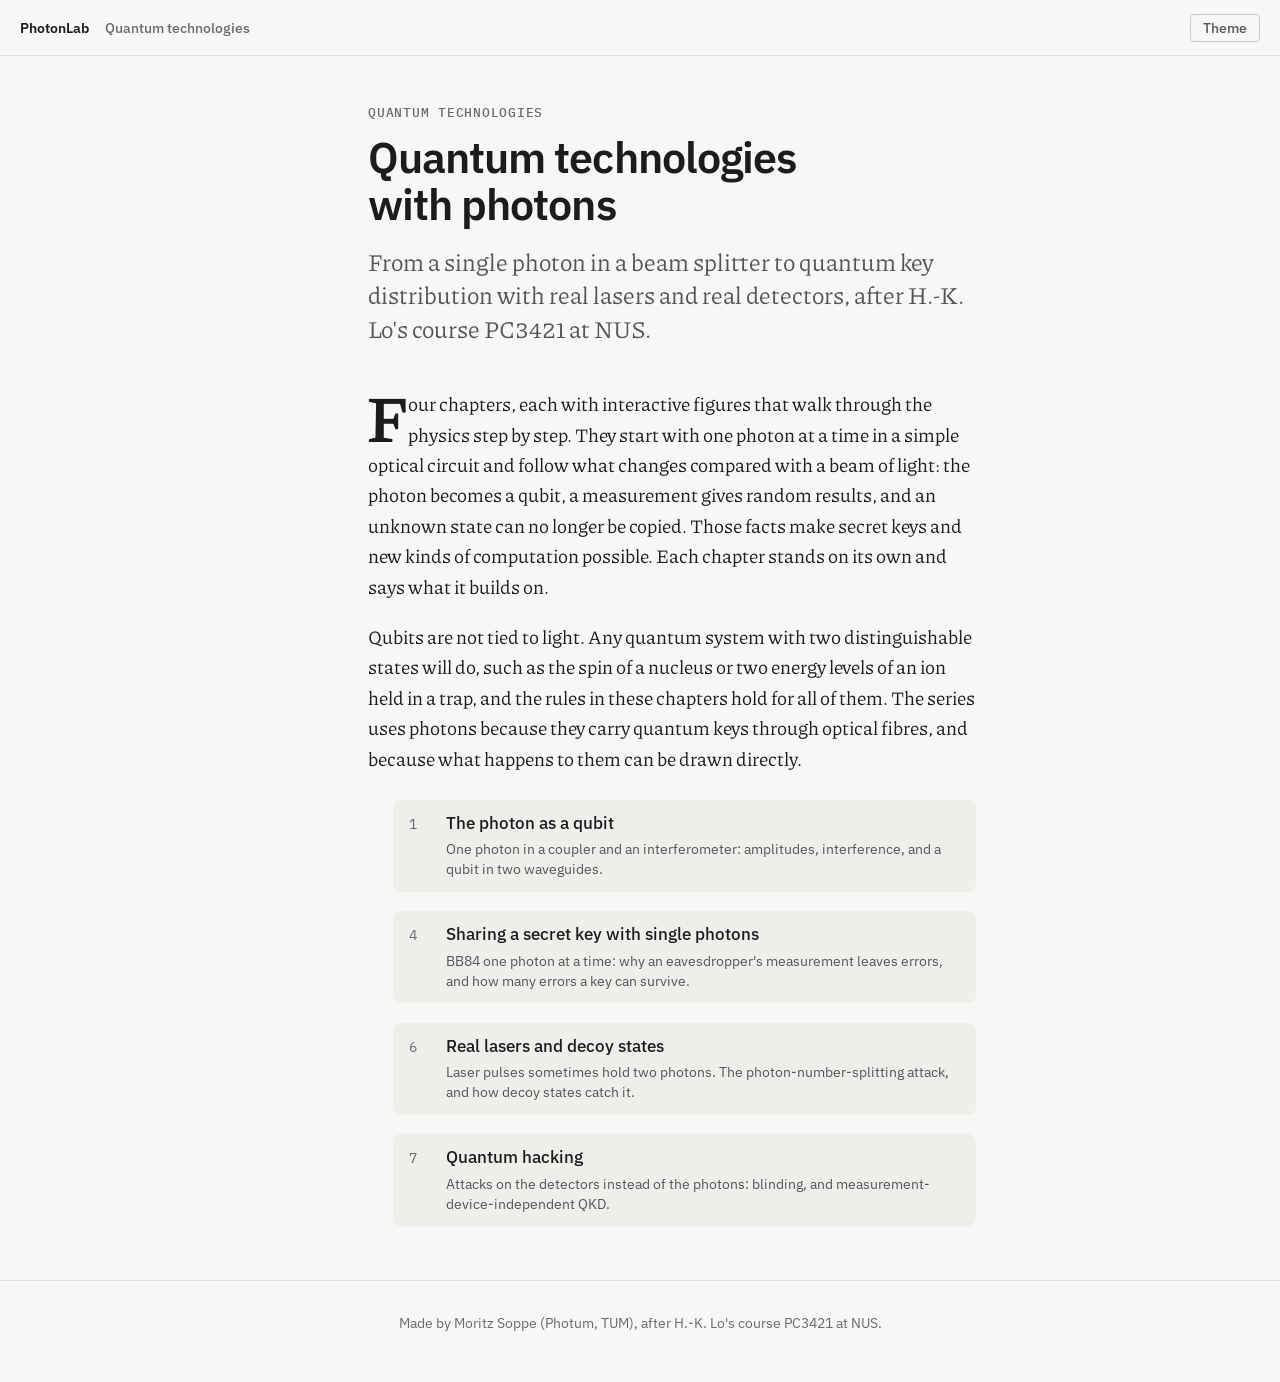
<file: index.html>
<!doctype html>
<html lang="en" data-theme="dark">
  <head>
    <meta charset="UTF-8" />
    <meta name="viewport" content="width=device-width, initial-scale=1" />
    <title>Quantum technologies with photons · PhotonLab</title>
    <link rel="preconnect" href="https://fonts.googleapis.com" />
    <link rel="preconnect" href="https://fonts.gstatic.com" crossorigin />
    <link
      rel="stylesheet"
      href="https://fonts.googleapis.com/css2?family=Piazzolla:ital,opsz,wght@0,8..30,100..900;1,8..30,100..900&display=swap"
    />
    <script>
      try {
        const t = localStorage.getItem("photonlab.theme");
        document.documentElement.dataset.theme =
          t === "light" || t === "dark"
            ? t
            : matchMedia("(prefers-color-scheme: light)").matches
              ? "light"
              : "dark";
      } catch {}
    </script>
    <script type="module" crossorigin src="./assets/main-DmjJnsz4.js"></script>
    <link rel="stylesheet" crossorigin href="./assets/main-B2dcOmZ3.css">
  </head>
  <body data-page="index">
    <div id="root"></div>
  </body>
</html>
</file>
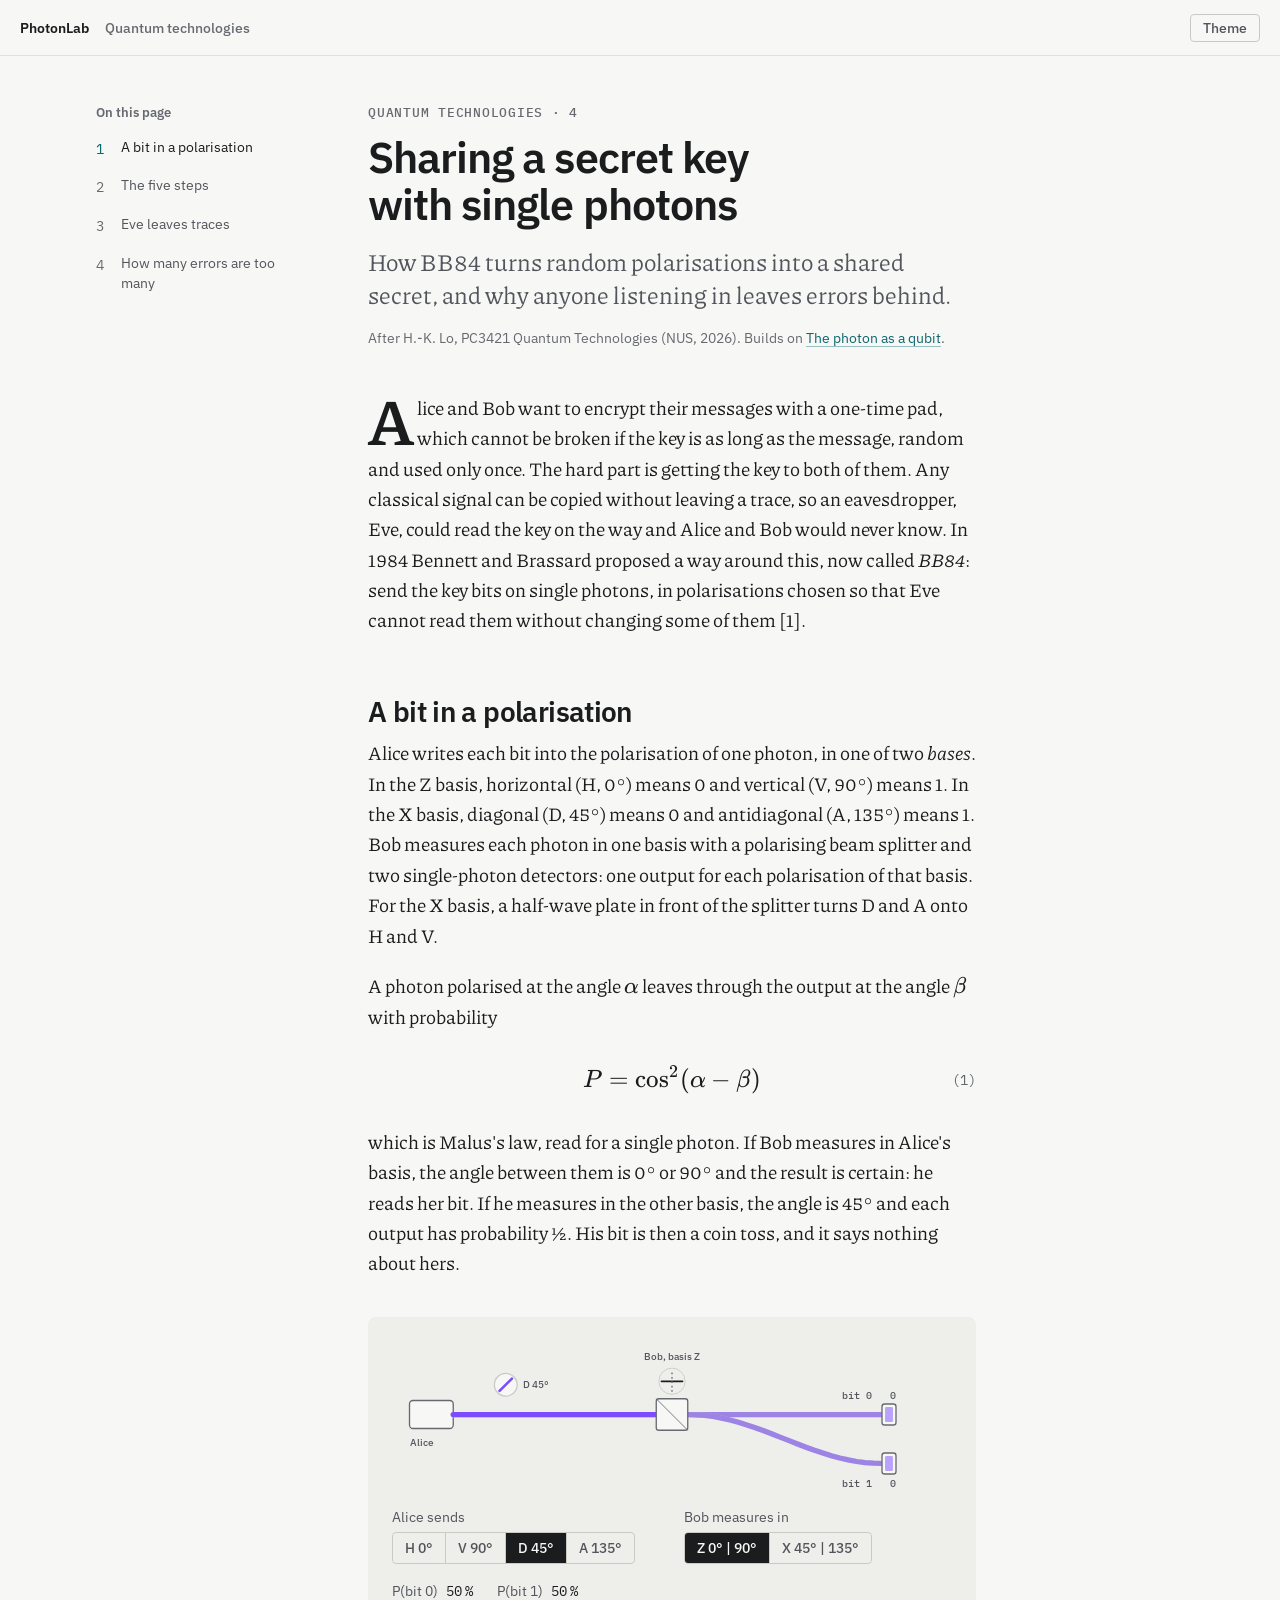
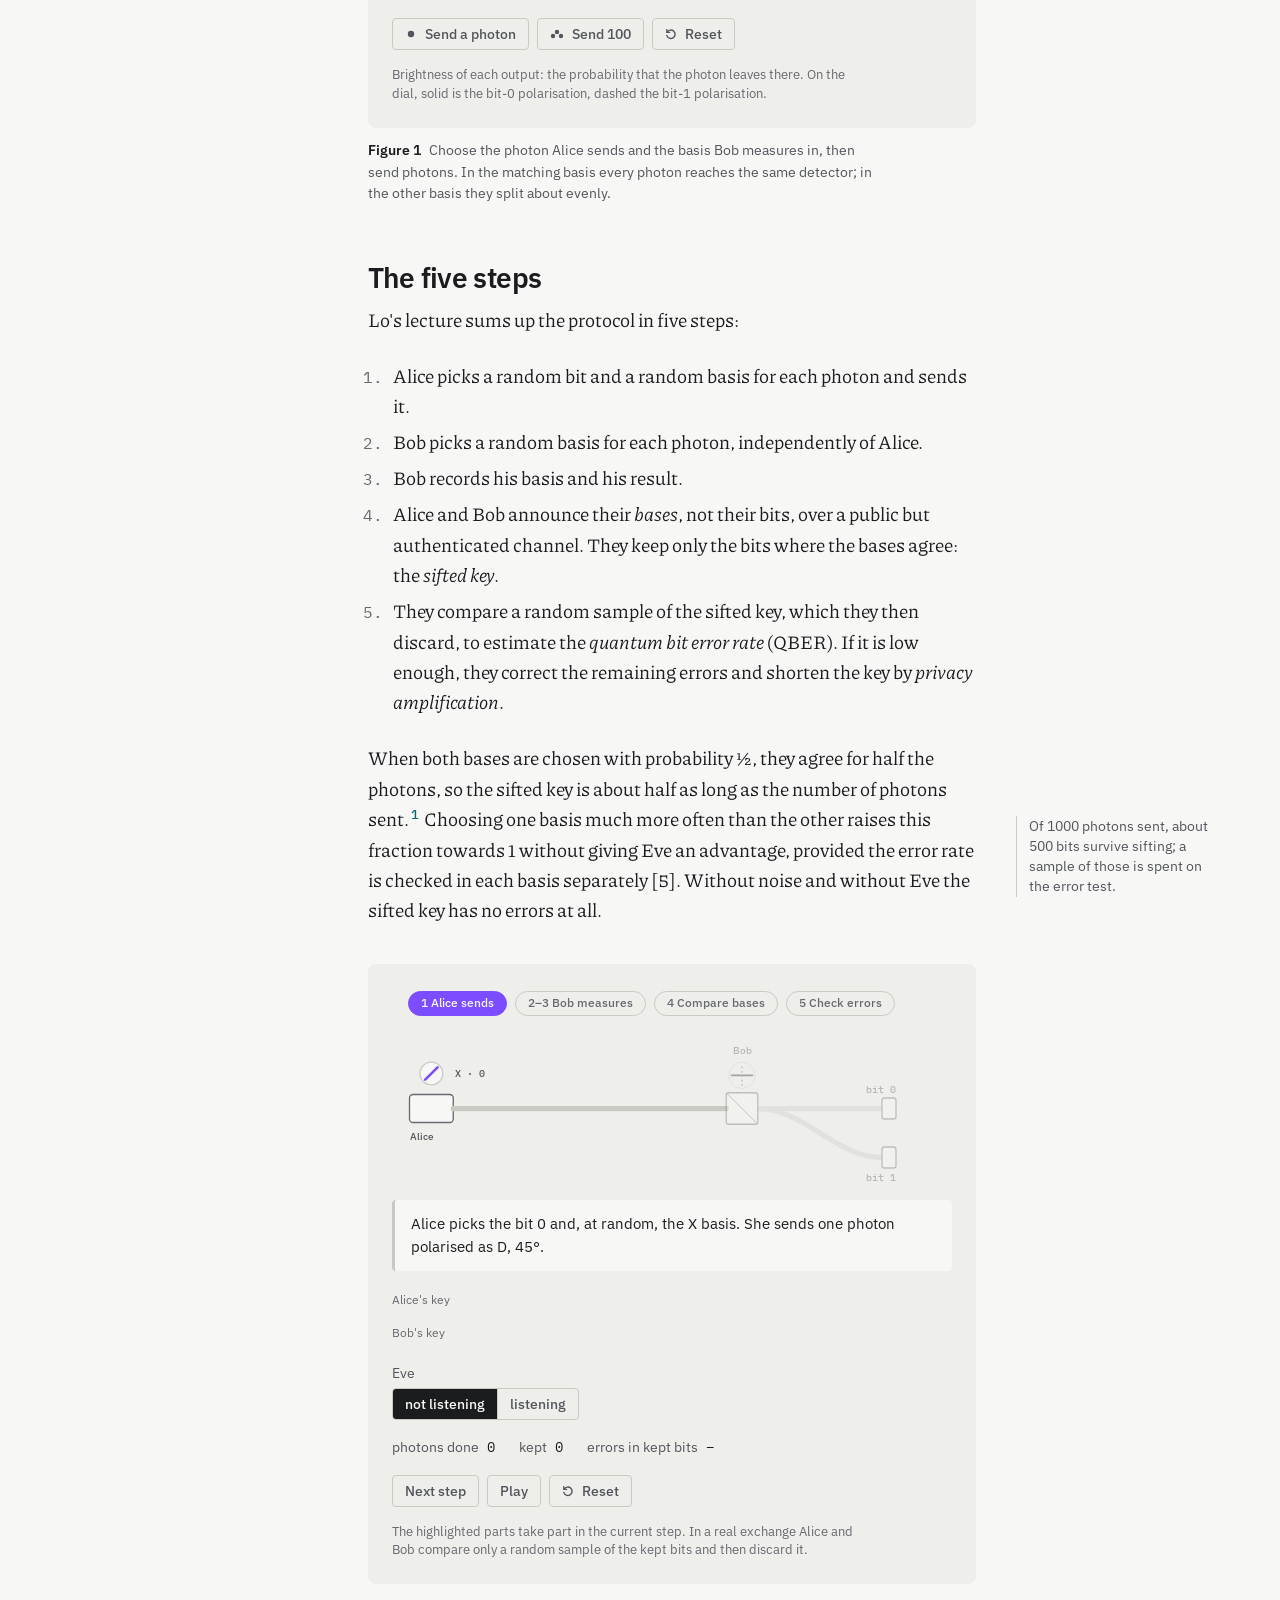
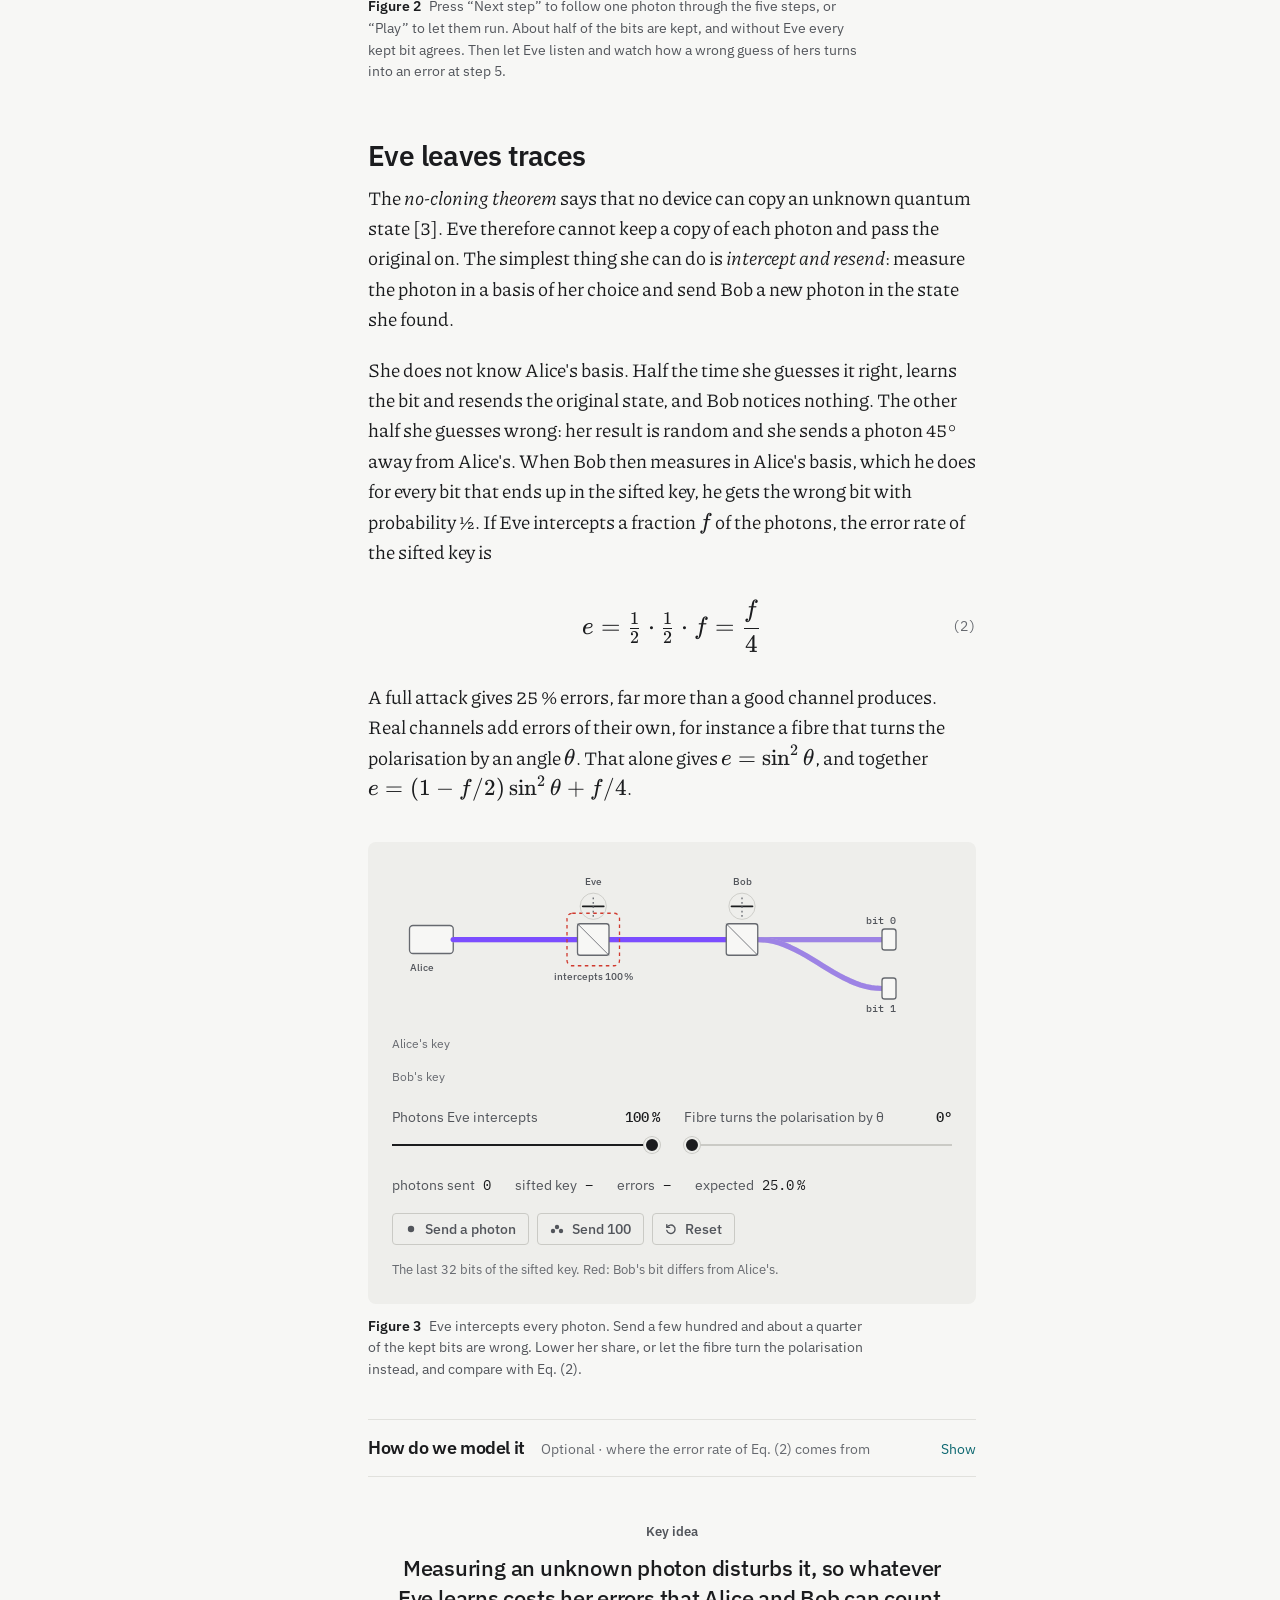
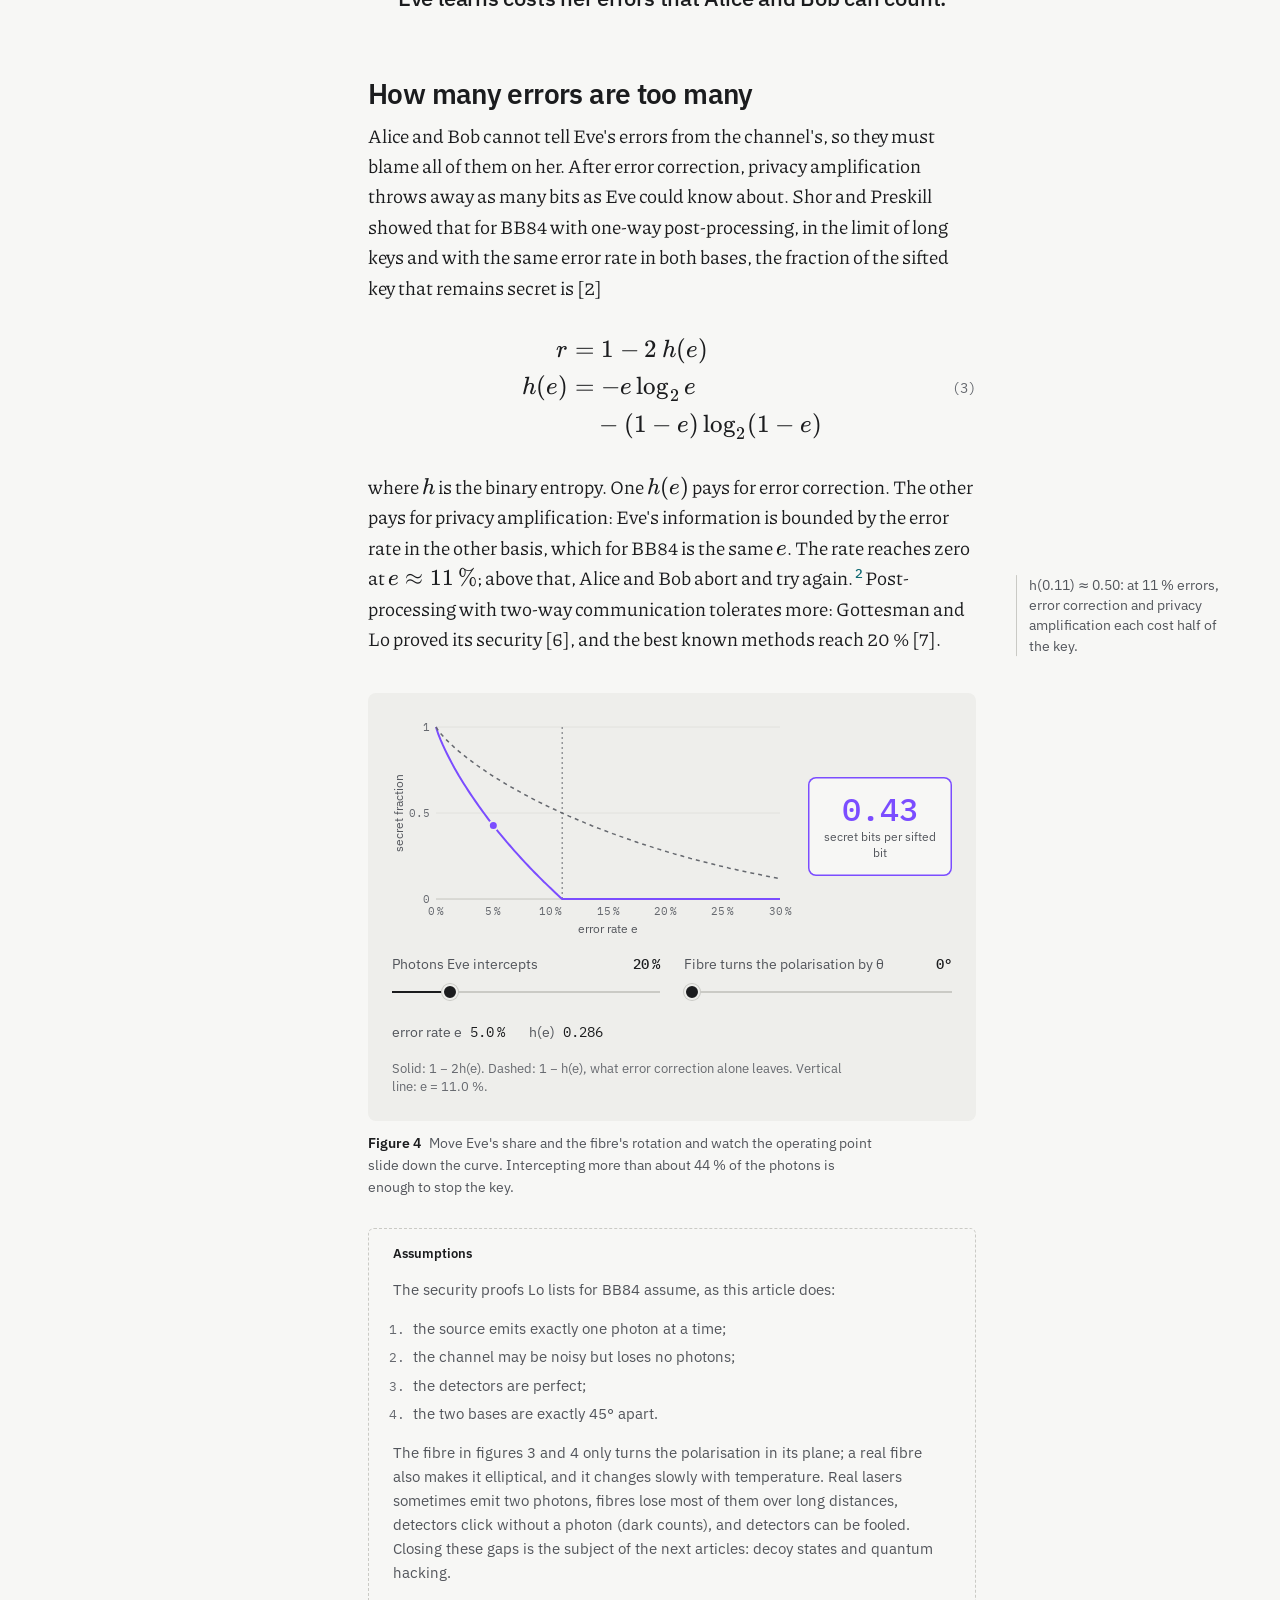
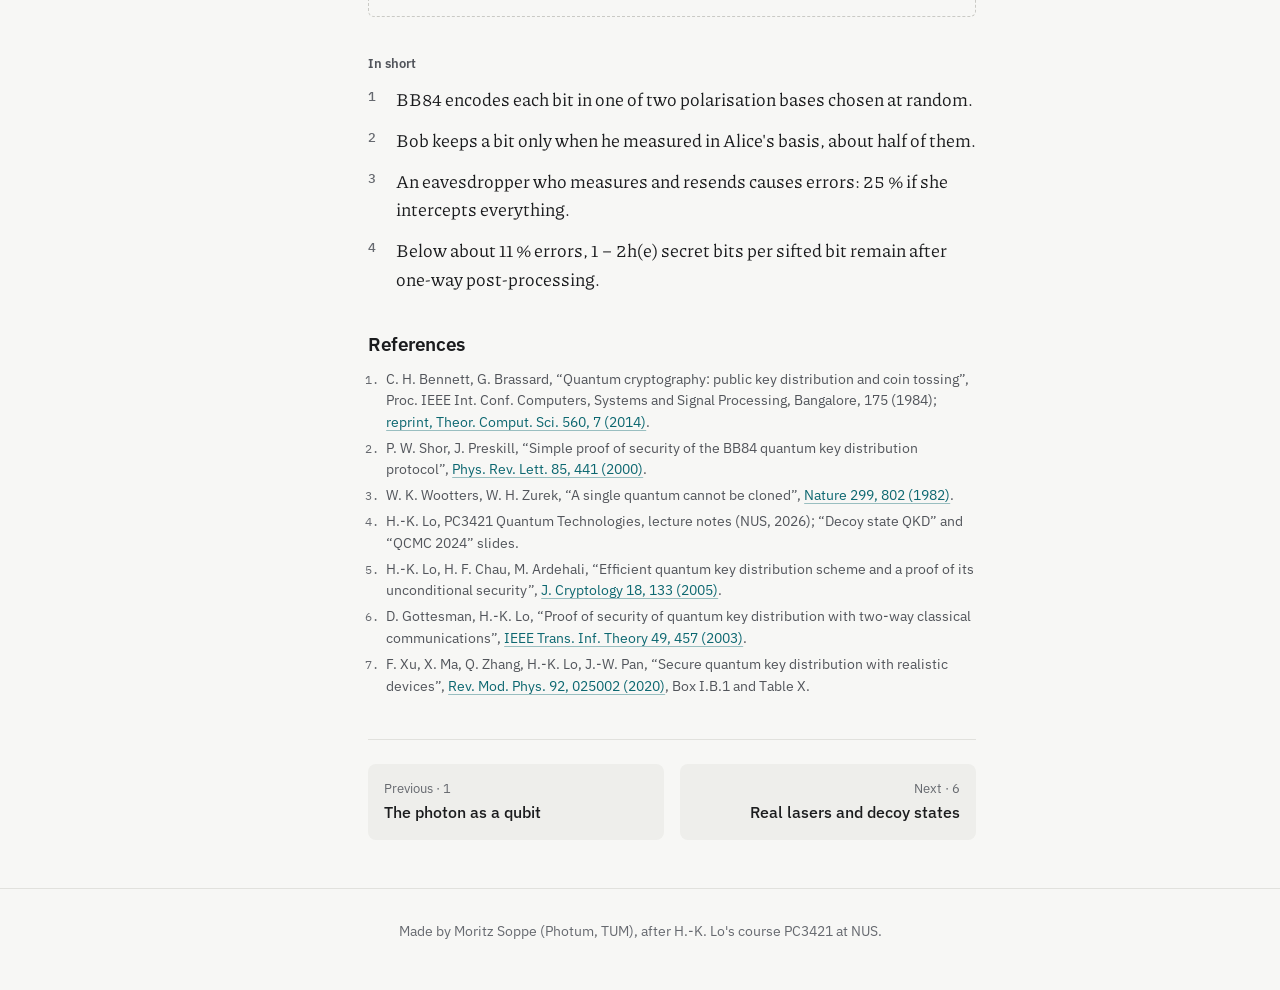
<file: bb84.html>
<!doctype html>
<html lang="en" data-theme="dark">
  <head>
    <meta charset="UTF-8" />
    <meta name="viewport" content="width=device-width, initial-scale=1" />
    <title>Sharing a secret key with single photons · PhotonLab</title>
    <link rel="preconnect" href="https://fonts.googleapis.com" />
    <link rel="preconnect" href="https://fonts.gstatic.com" crossorigin />
    <link
      rel="stylesheet"
      href="https://fonts.googleapis.com/css2?family=Piazzolla:ital,opsz,wght@0,8..30,100..900;1,8..30,100..900&display=swap"
    />
    <script>
      try {
        const t = localStorage.getItem("photonlab.theme");
        document.documentElement.dataset.theme =
          t === "light" || t === "dark"
            ? t
            : matchMedia("(prefers-color-scheme: light)").matches
              ? "light"
              : "dark";
      } catch {}
    </script>
    <script type="module" crossorigin src="./assets/main-DmjJnsz4.js"></script>
    <link rel="stylesheet" crossorigin href="./assets/main-B2dcOmZ3.css">
  </head>
  <body data-page="bb84">
    <div id="root"></div>
  </body>
</html>
</file>
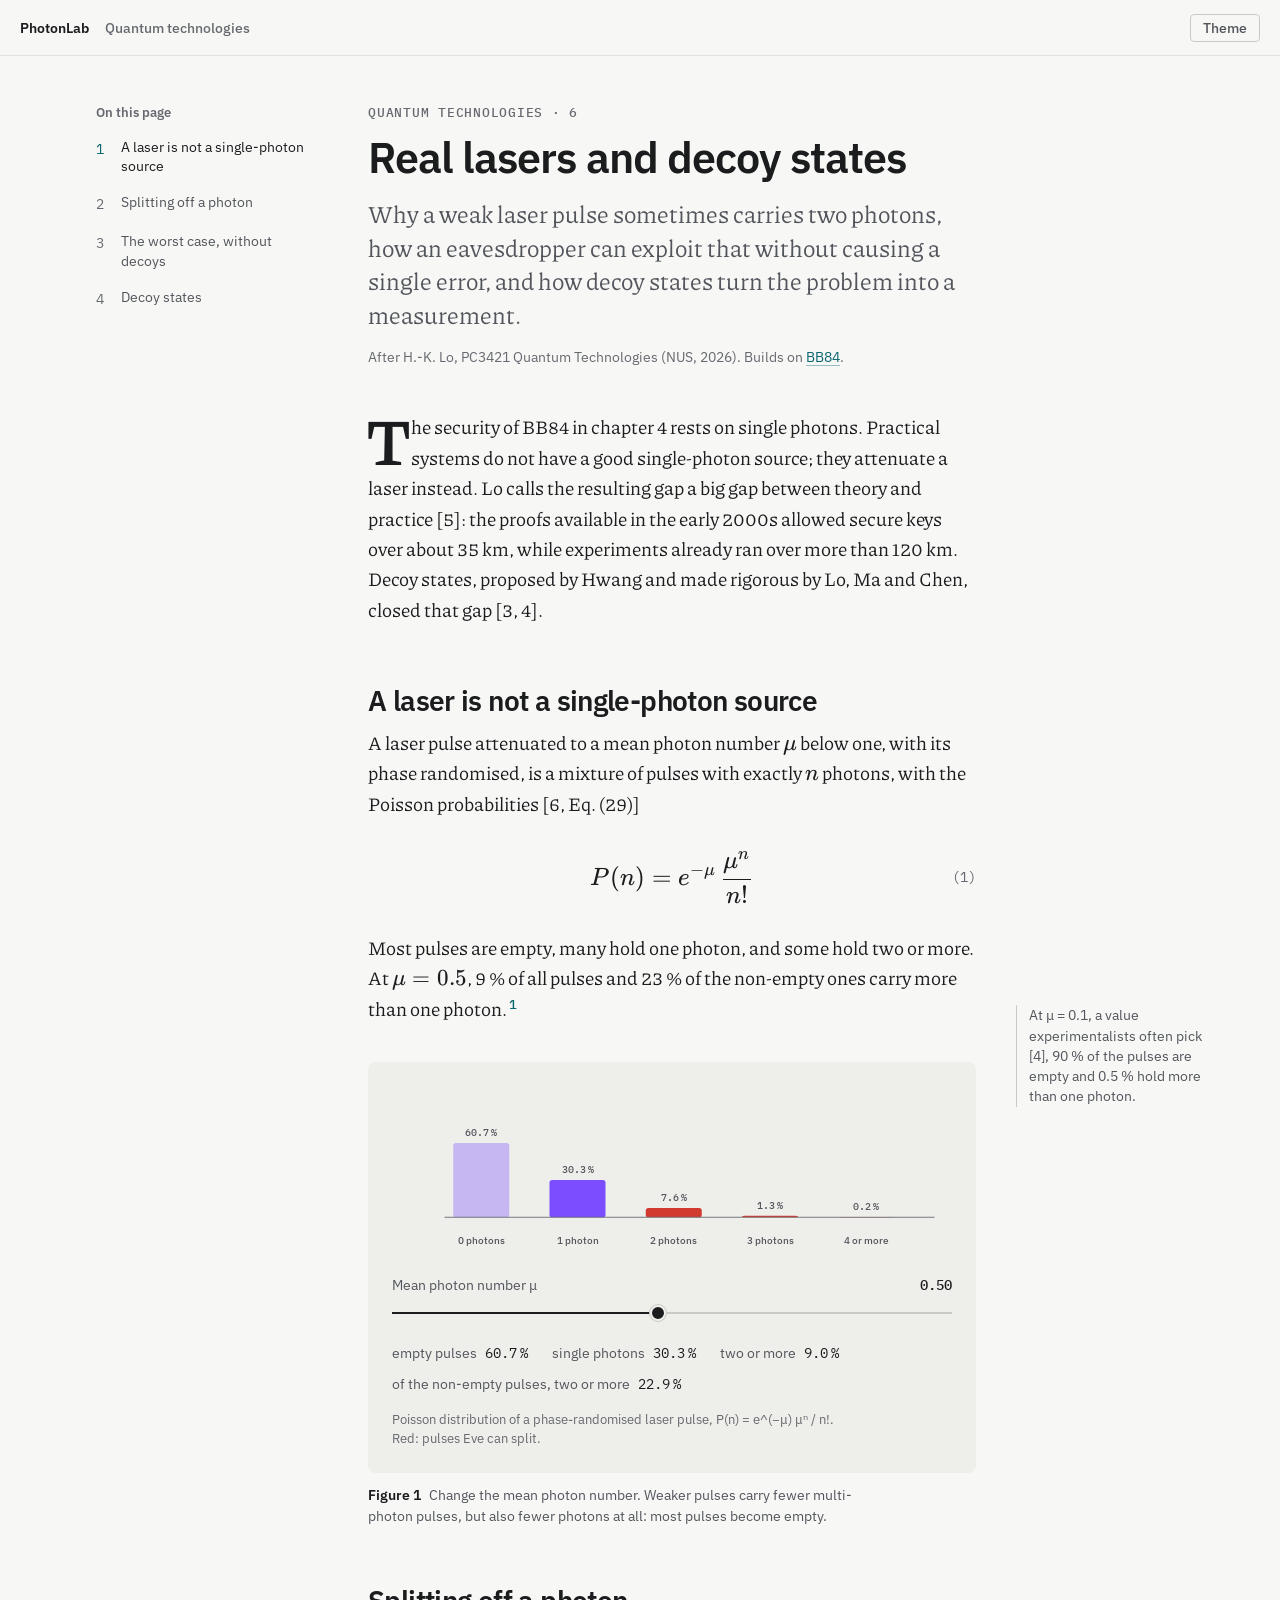
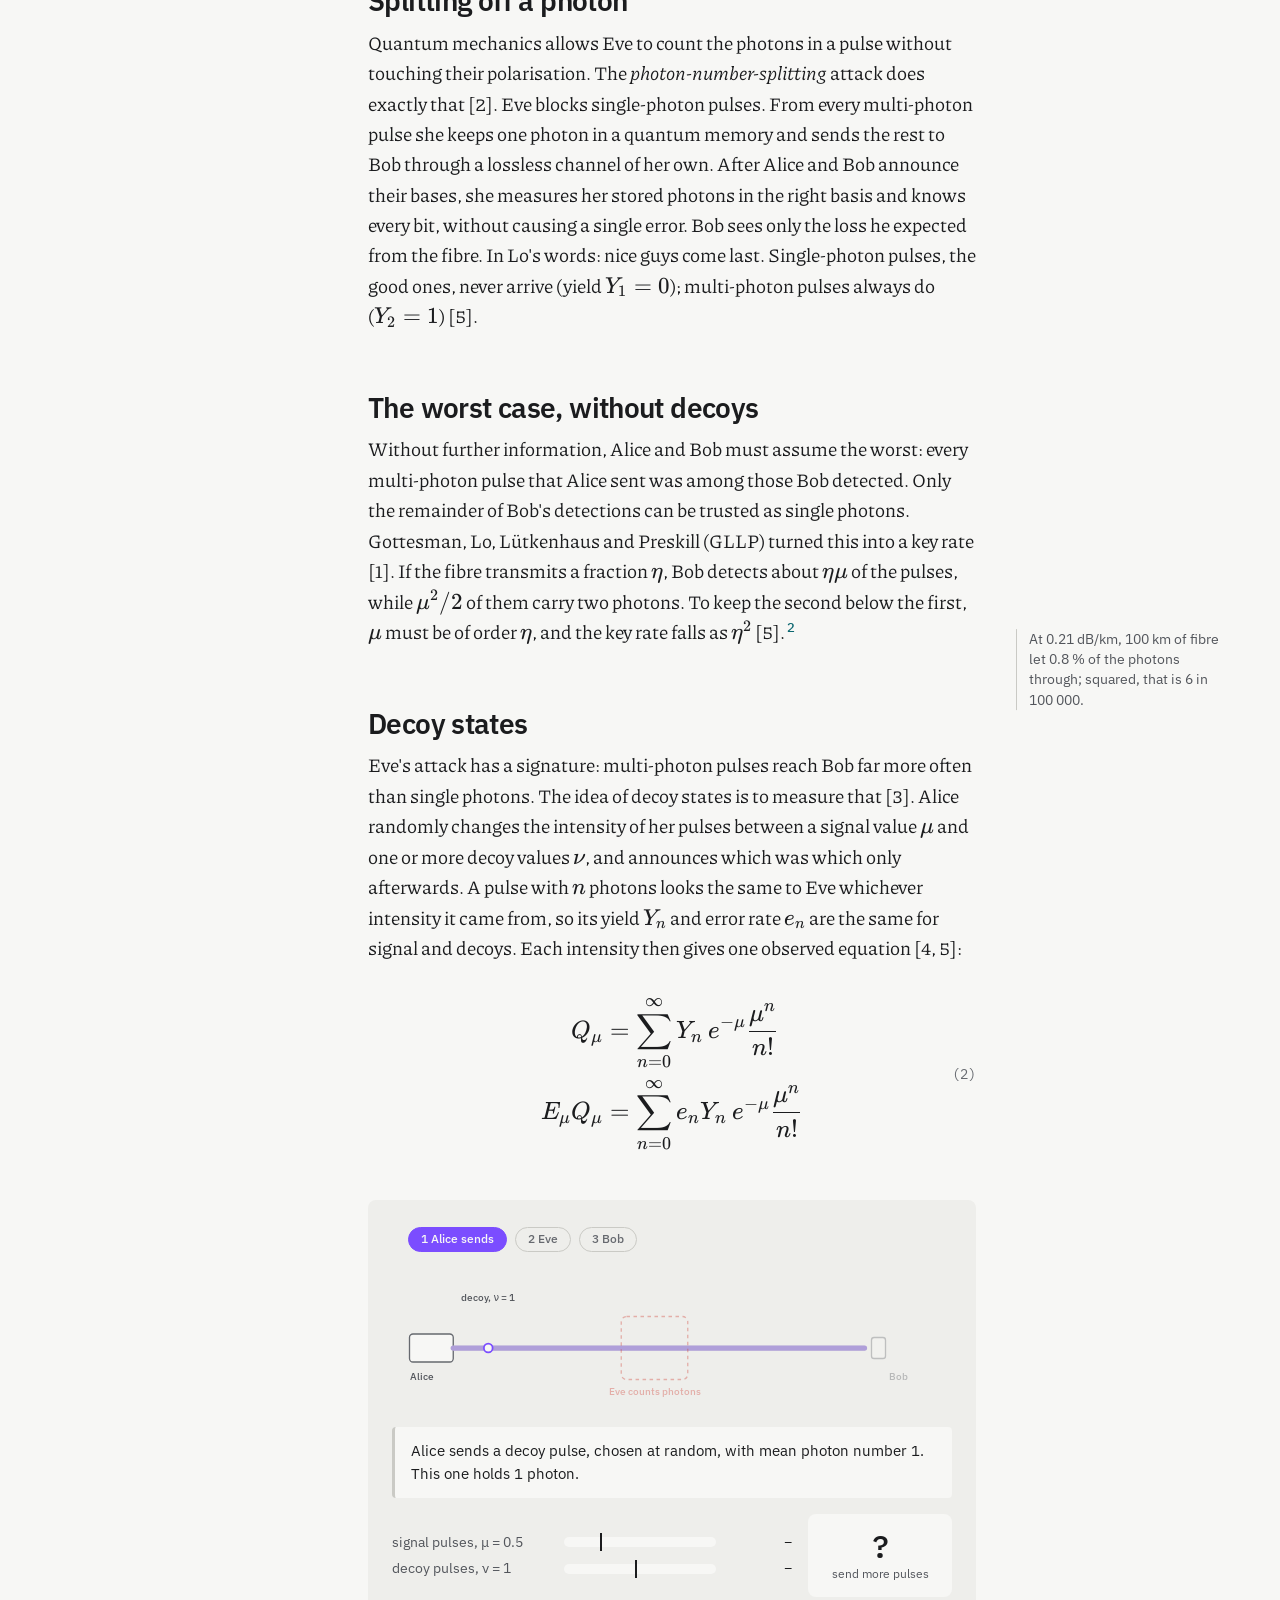
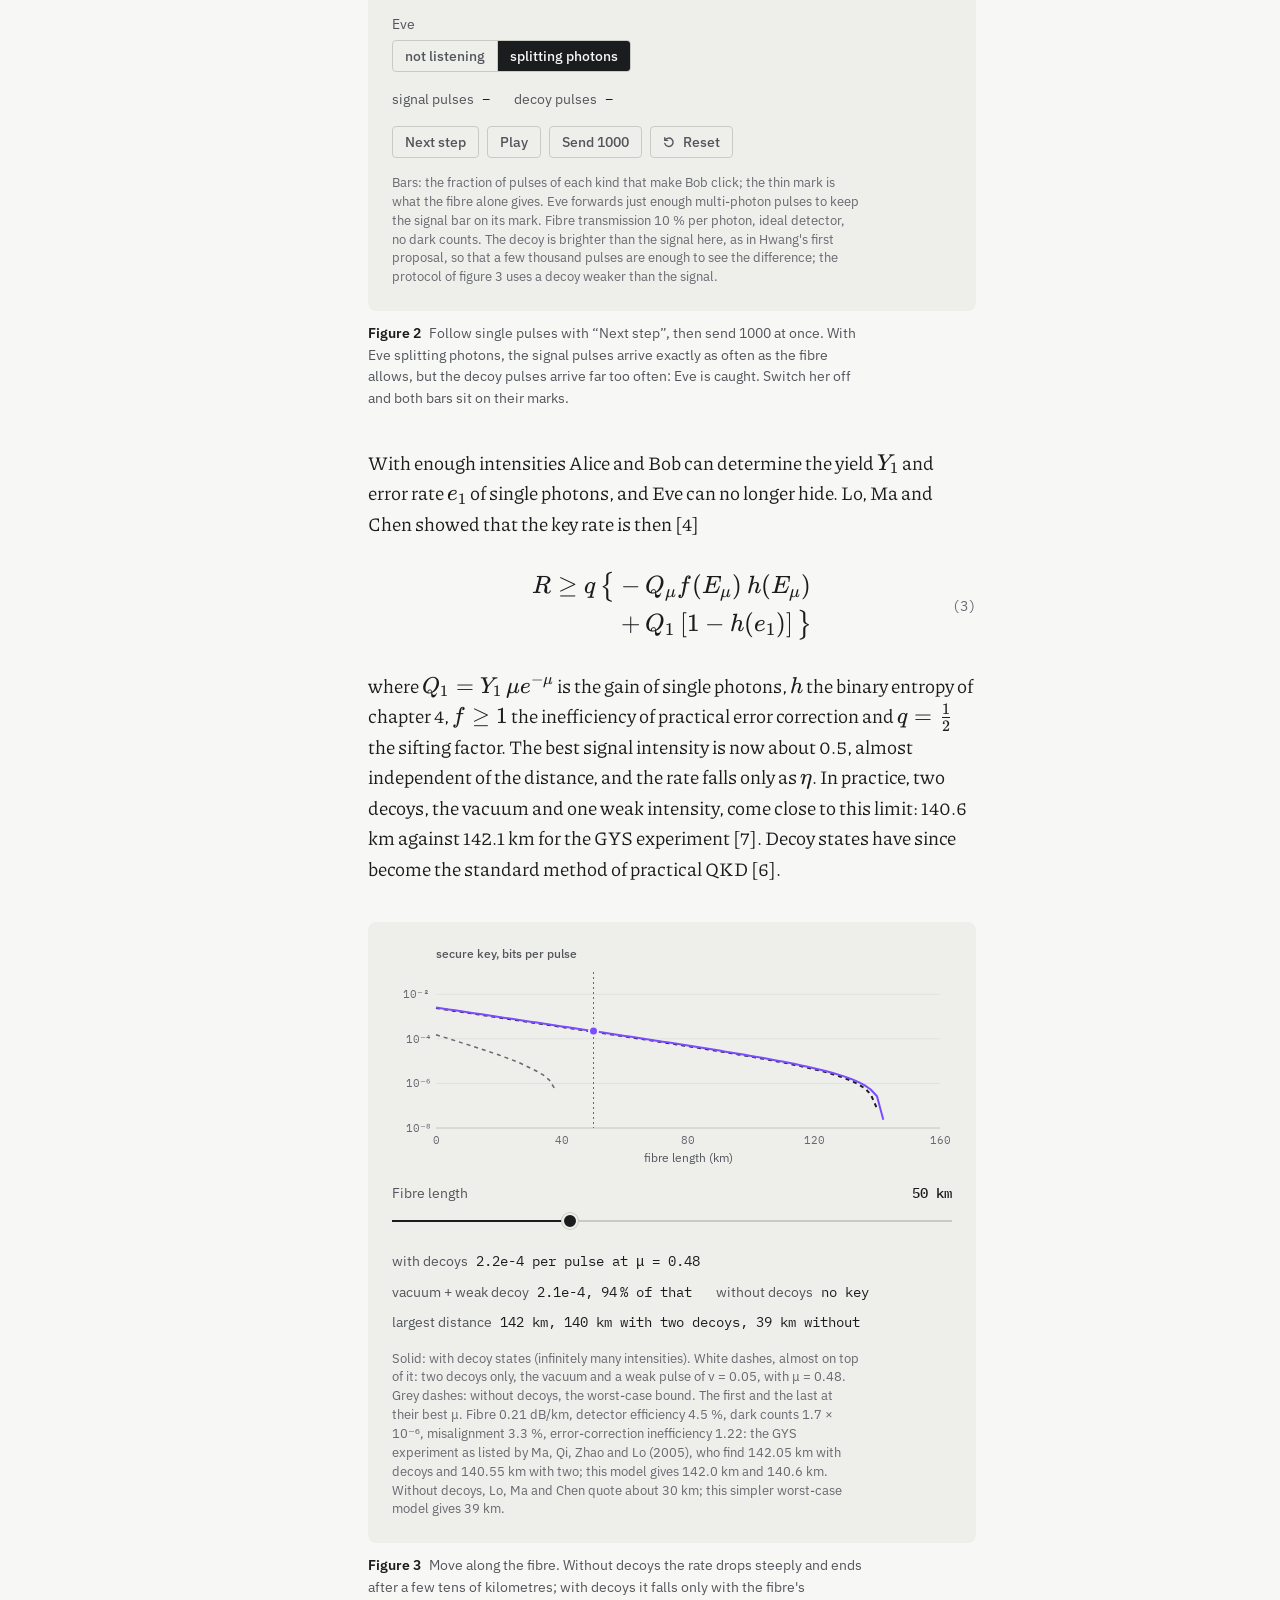
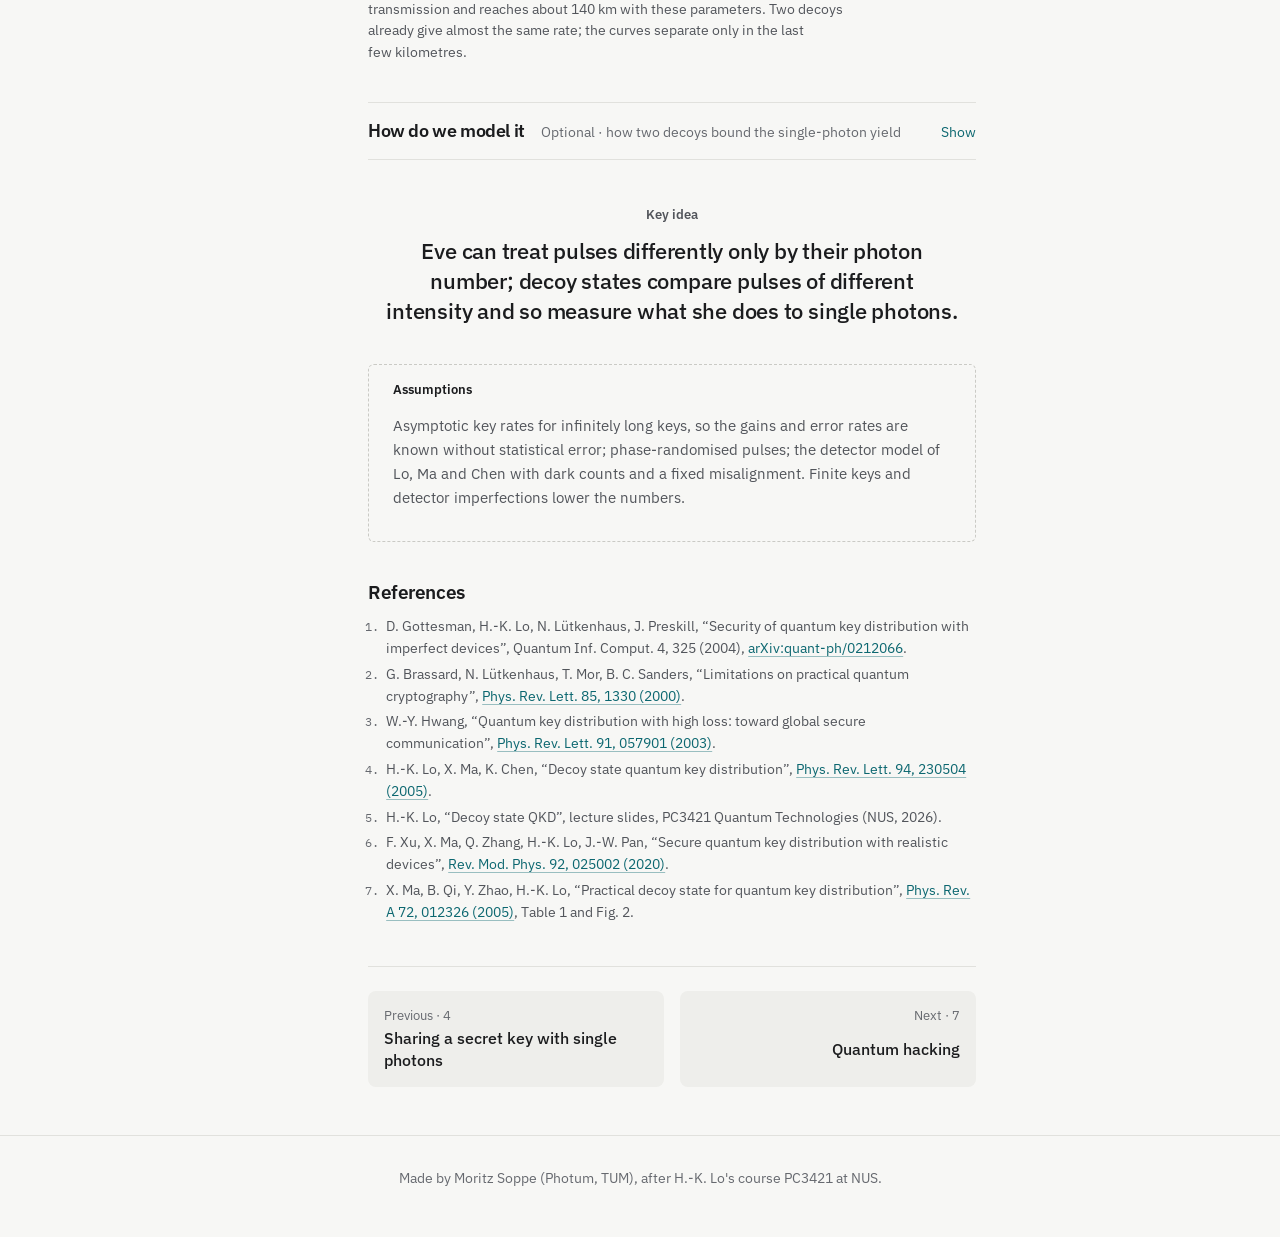
<file: decoy.html>
<!doctype html>
<html lang="en" data-theme="dark">
  <head>
    <meta charset="UTF-8" />
    <meta name="viewport" content="width=device-width, initial-scale=1" />
    <title>Real lasers and decoy states · PhotonLab</title>
    <link rel="preconnect" href="https://fonts.googleapis.com" />
    <link rel="preconnect" href="https://fonts.gstatic.com" crossorigin />
    <link
      rel="stylesheet"
      href="https://fonts.googleapis.com/css2?family=Piazzolla:ital,opsz,wght@0,8..30,100..900;1,8..30,100..900&display=swap"
    />
    <script>
      try {
        const t = localStorage.getItem("photonlab.theme");
        document.documentElement.dataset.theme =
          t === "light" || t === "dark"
            ? t
            : matchMedia("(prefers-color-scheme: light)").matches
              ? "light"
              : "dark";
      } catch {}
    </script>
    <script type="module" crossorigin src="./assets/main-DmjJnsz4.js"></script>
    <link rel="stylesheet" crossorigin href="./assets/main-B2dcOmZ3.css">
  </head>
  <body data-page="decoy">
    <div id="root"></div>
  </body>
</html>
</file>
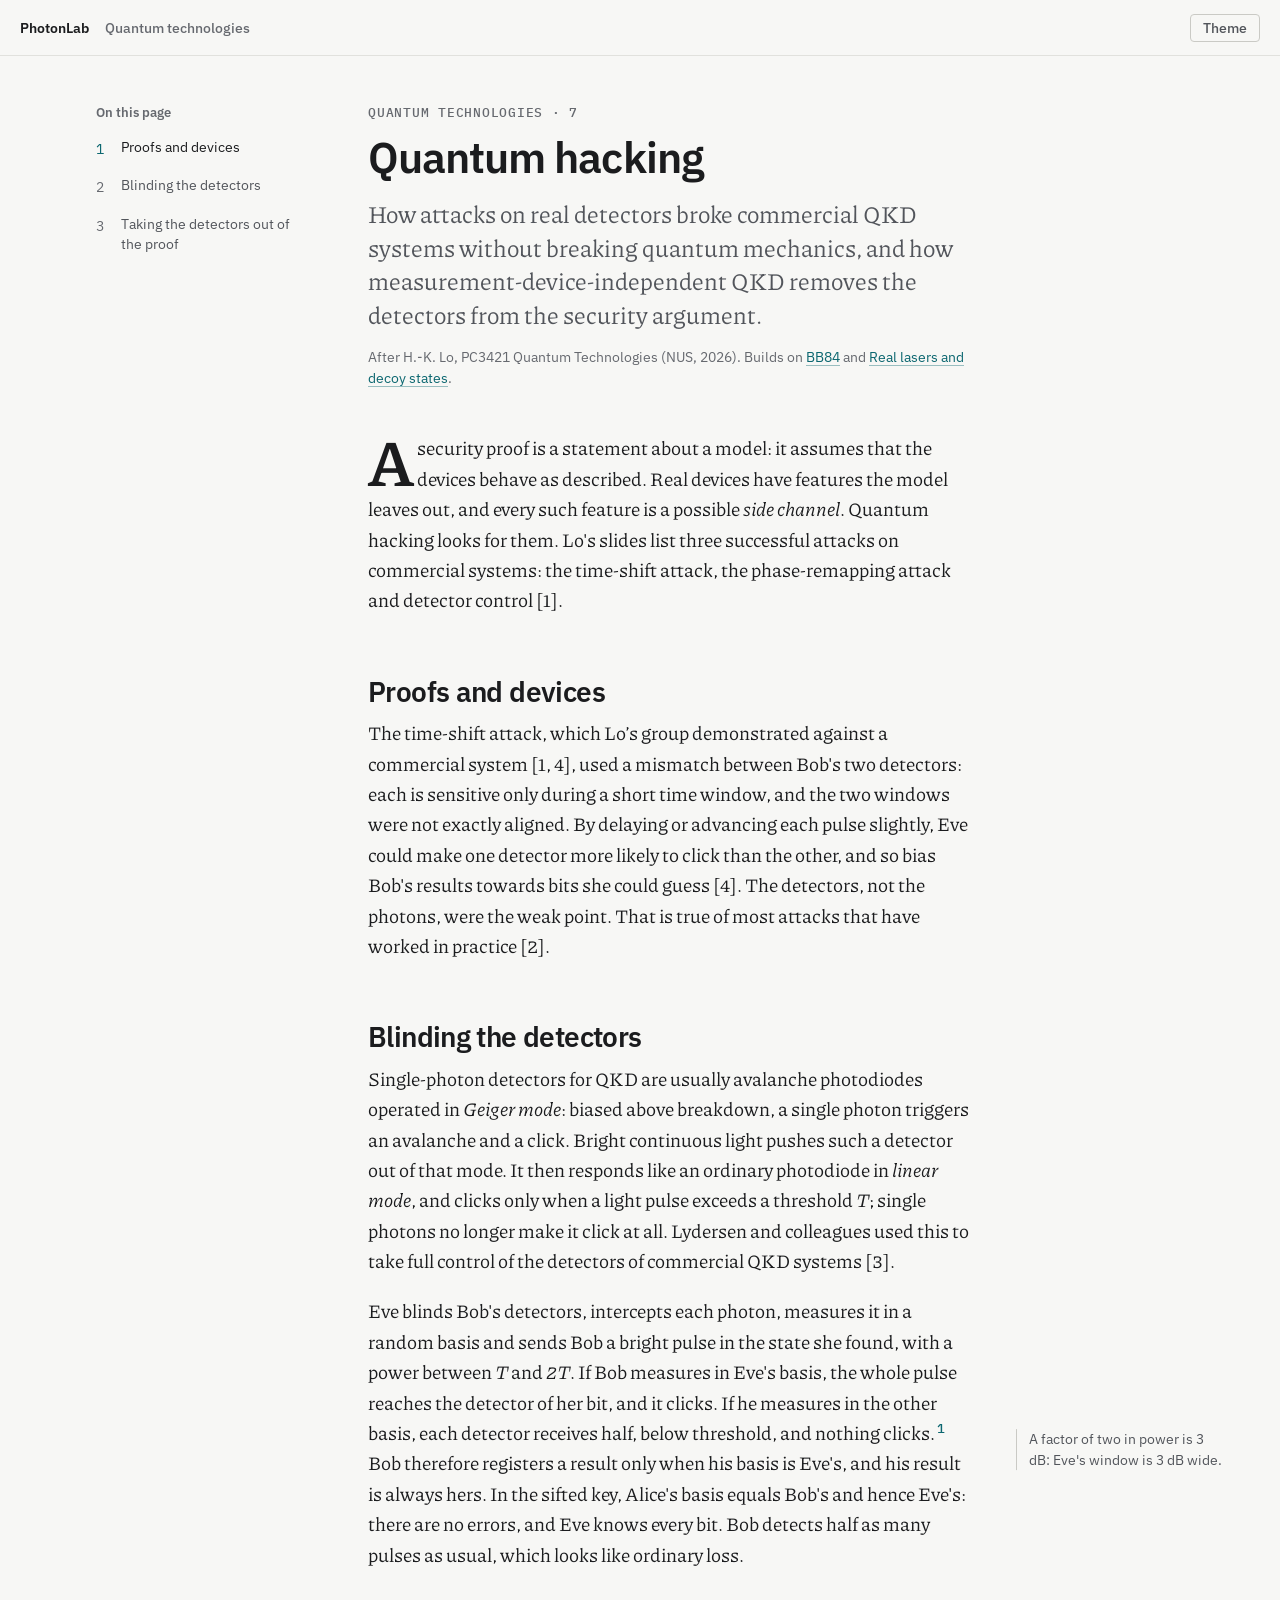
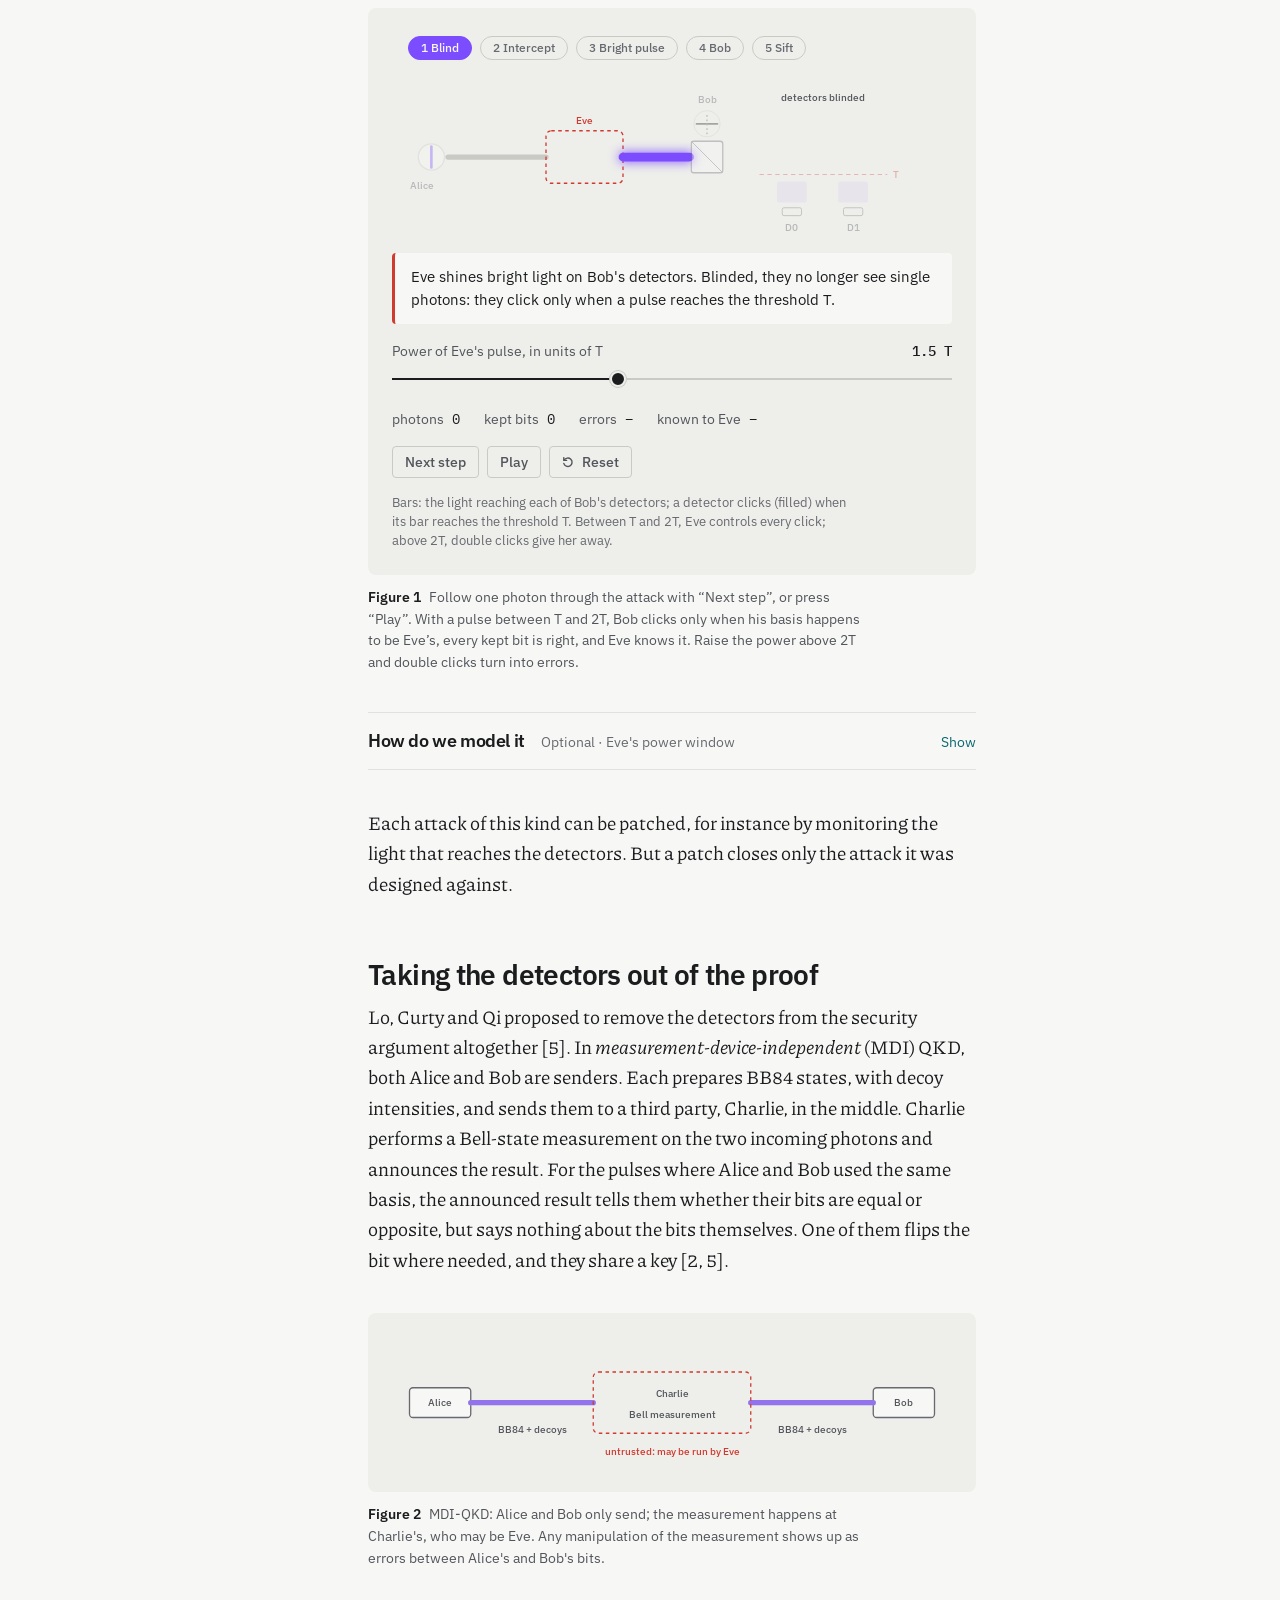
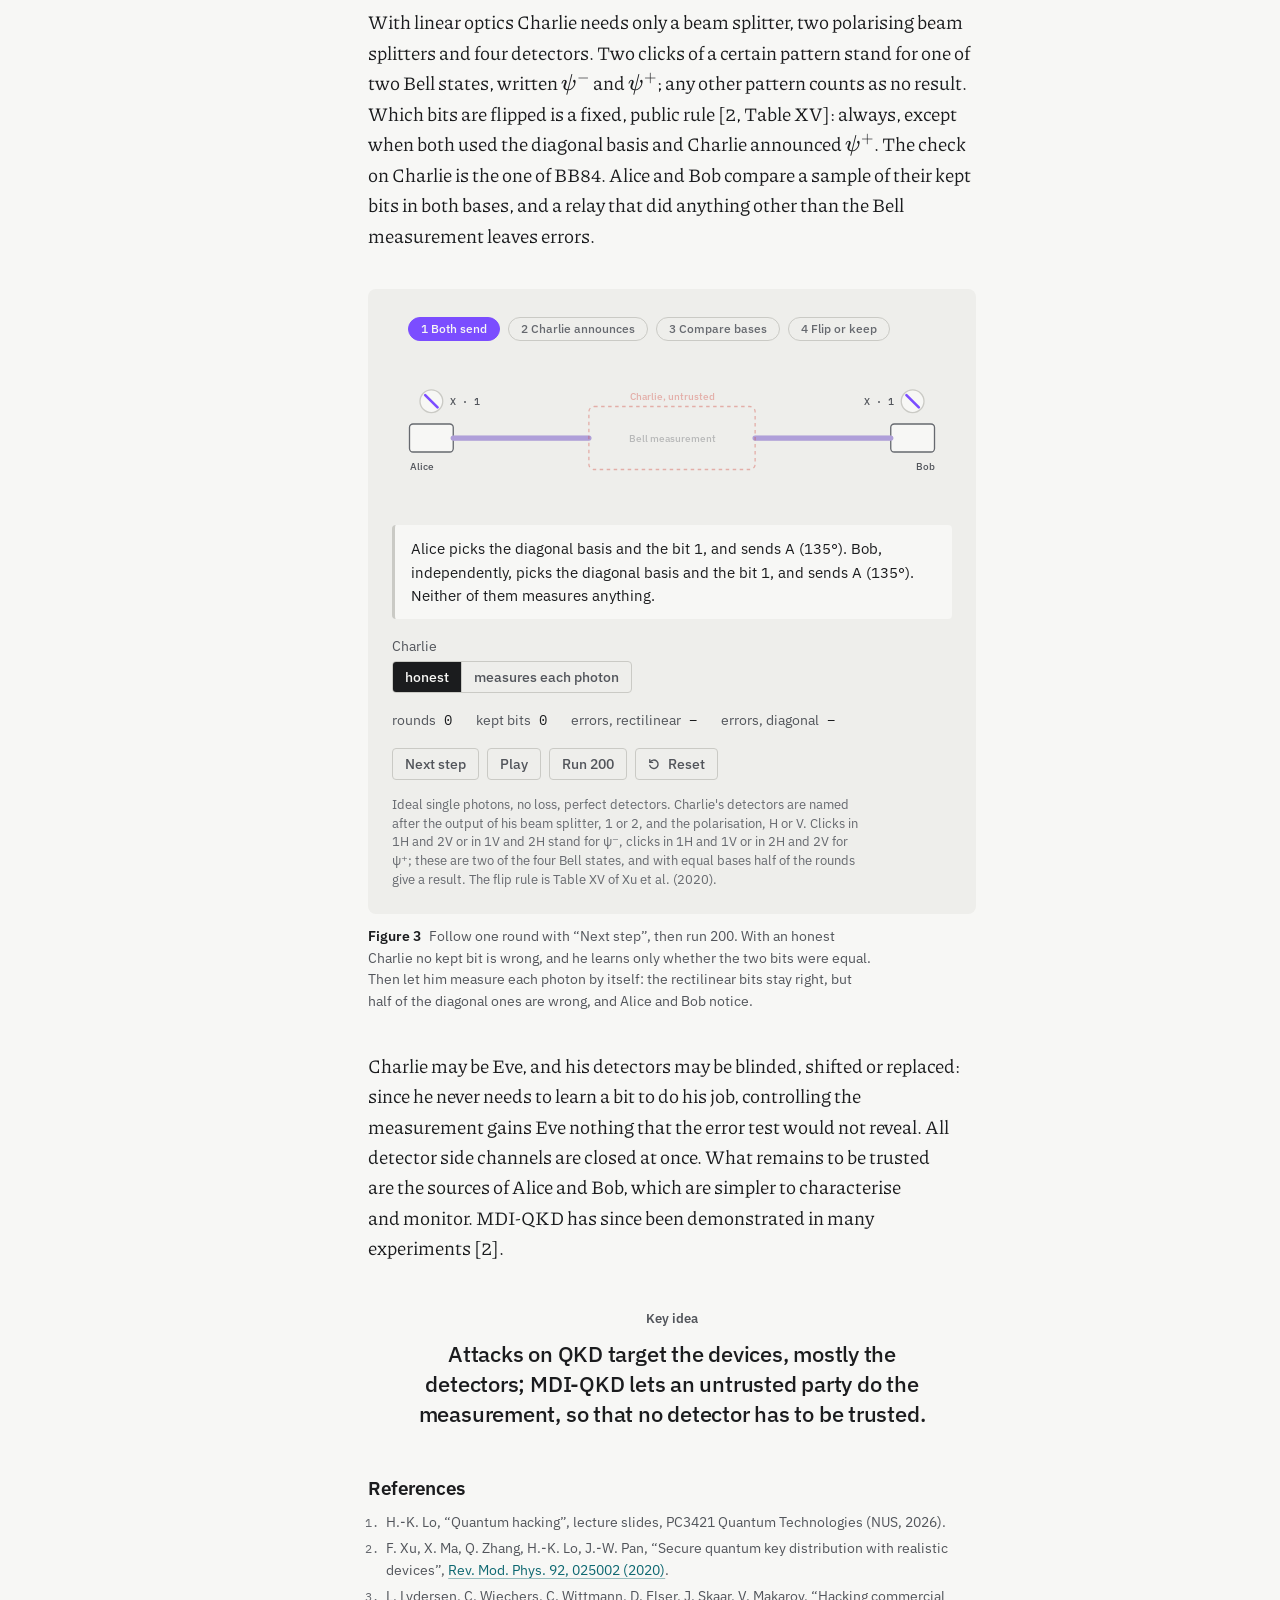
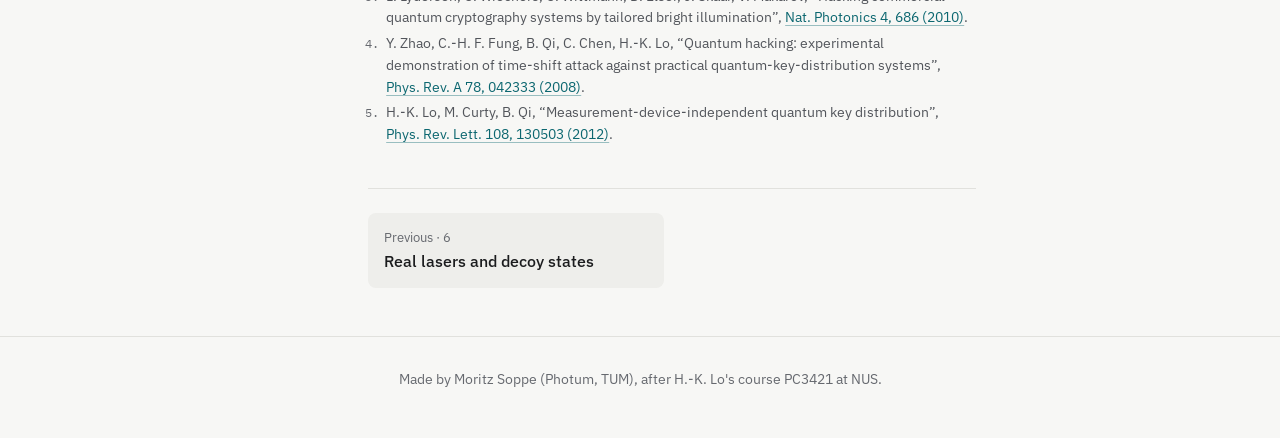
<file: hacking.html>
<!doctype html>
<html lang="en" data-theme="dark">
  <head>
    <meta charset="UTF-8" />
    <meta name="viewport" content="width=device-width, initial-scale=1" />
    <title>Quantum hacking · PhotonLab</title>
    <link rel="preconnect" href="https://fonts.googleapis.com" />
    <link rel="preconnect" href="https://fonts.gstatic.com" crossorigin />
    <link
      rel="stylesheet"
      href="https://fonts.googleapis.com/css2?family=Piazzolla:ital,opsz,wght@0,8..30,100..900;1,8..30,100..900&display=swap"
    />
    <script>
      try {
        const t = localStorage.getItem("photonlab.theme");
        document.documentElement.dataset.theme =
          t === "light" || t === "dark"
            ? t
            : matchMedia("(prefers-color-scheme: light)").matches
              ? "light"
              : "dark";
      } catch {}
    </script>
    <script type="module" crossorigin src="./assets/main-DmjJnsz4.js"></script>
    <link rel="stylesheet" crossorigin href="./assets/main-B2dcOmZ3.css">
  </head>
  <body data-page="hacking">
    <div id="root"></div>
  </body>
</html>
</file>
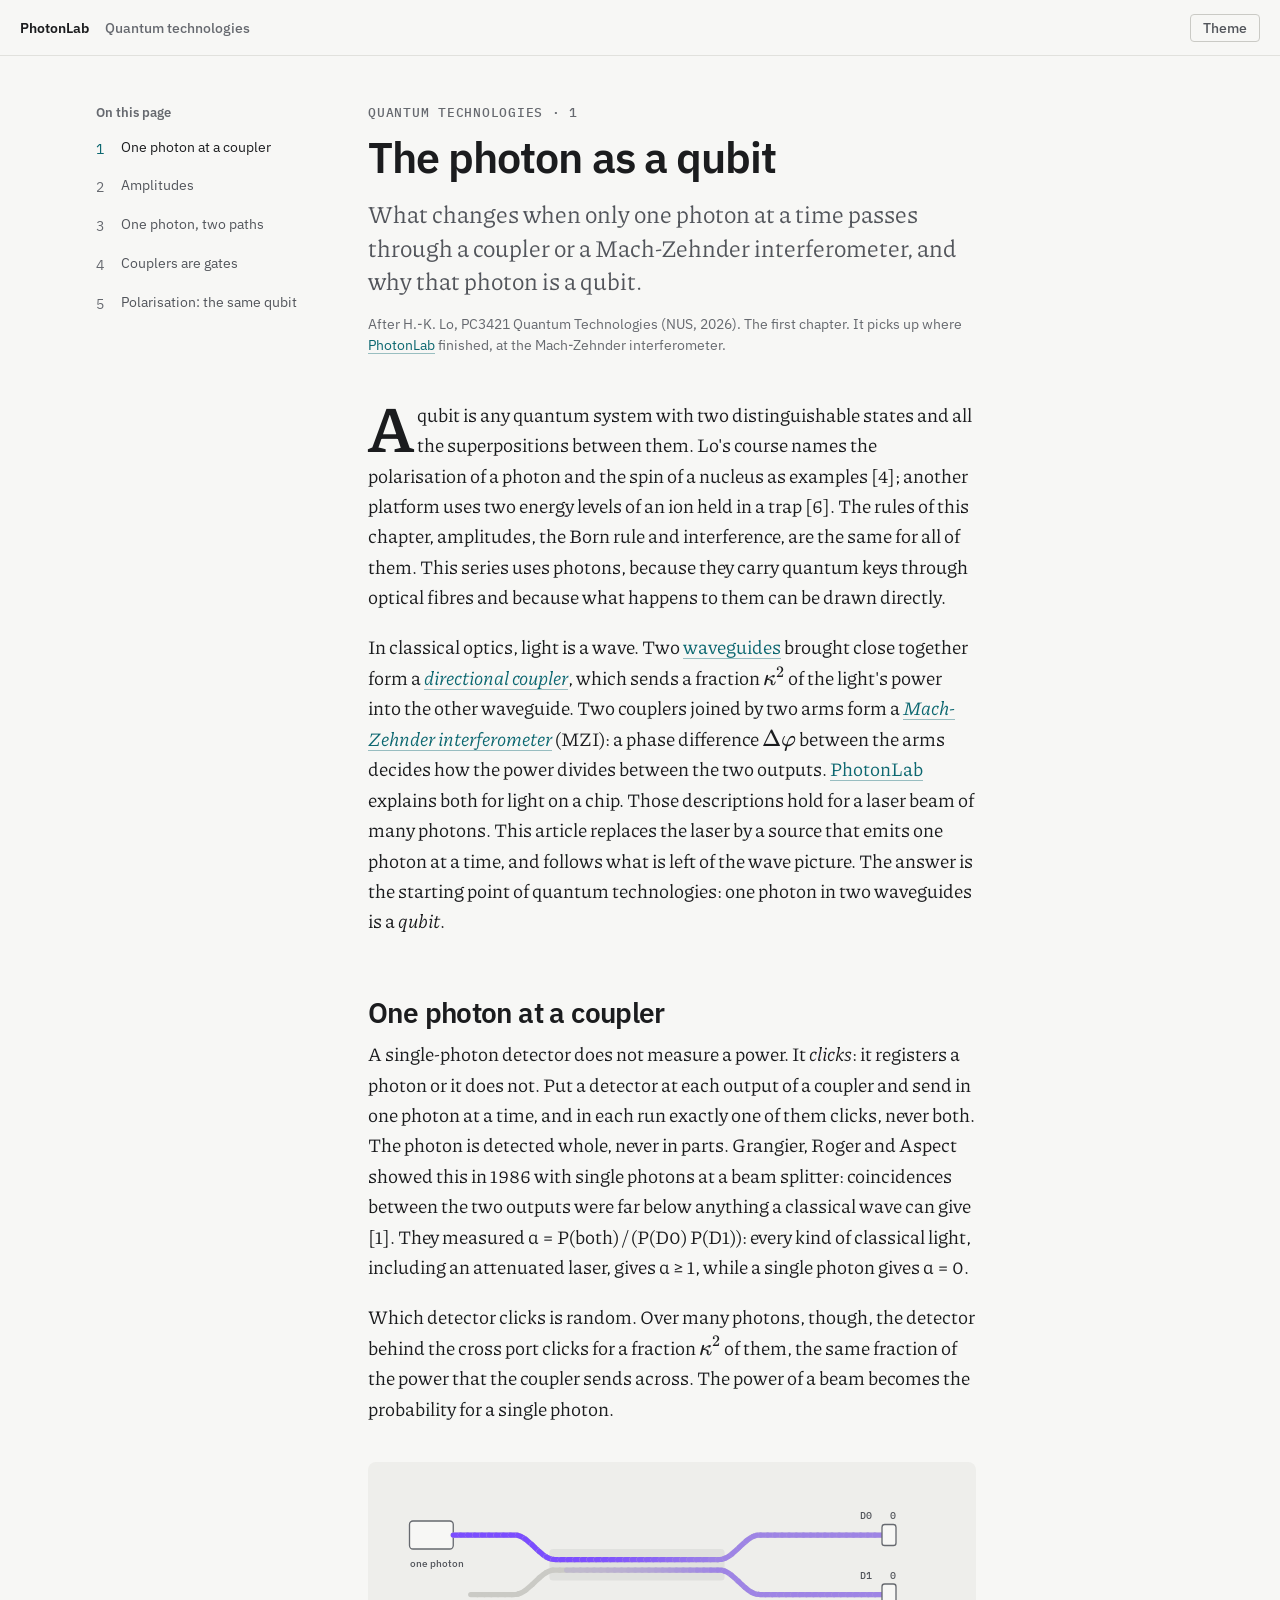
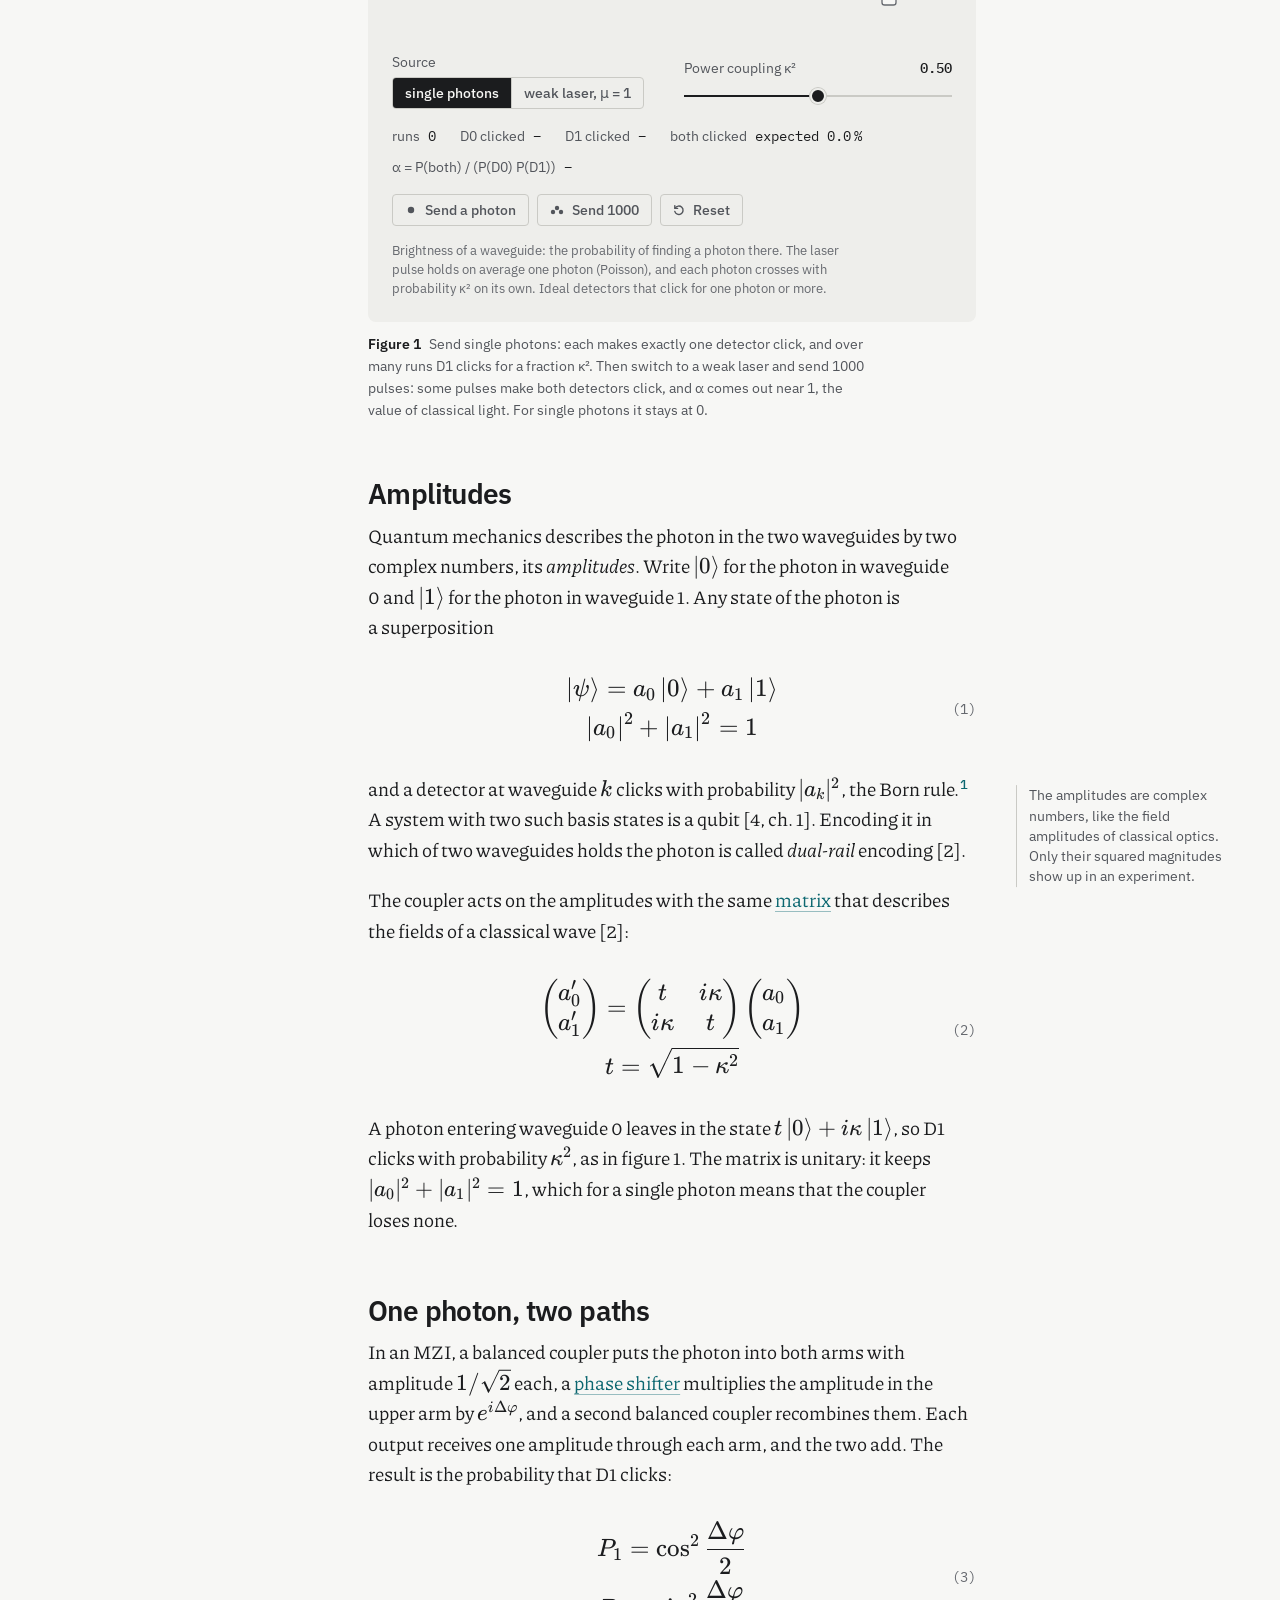
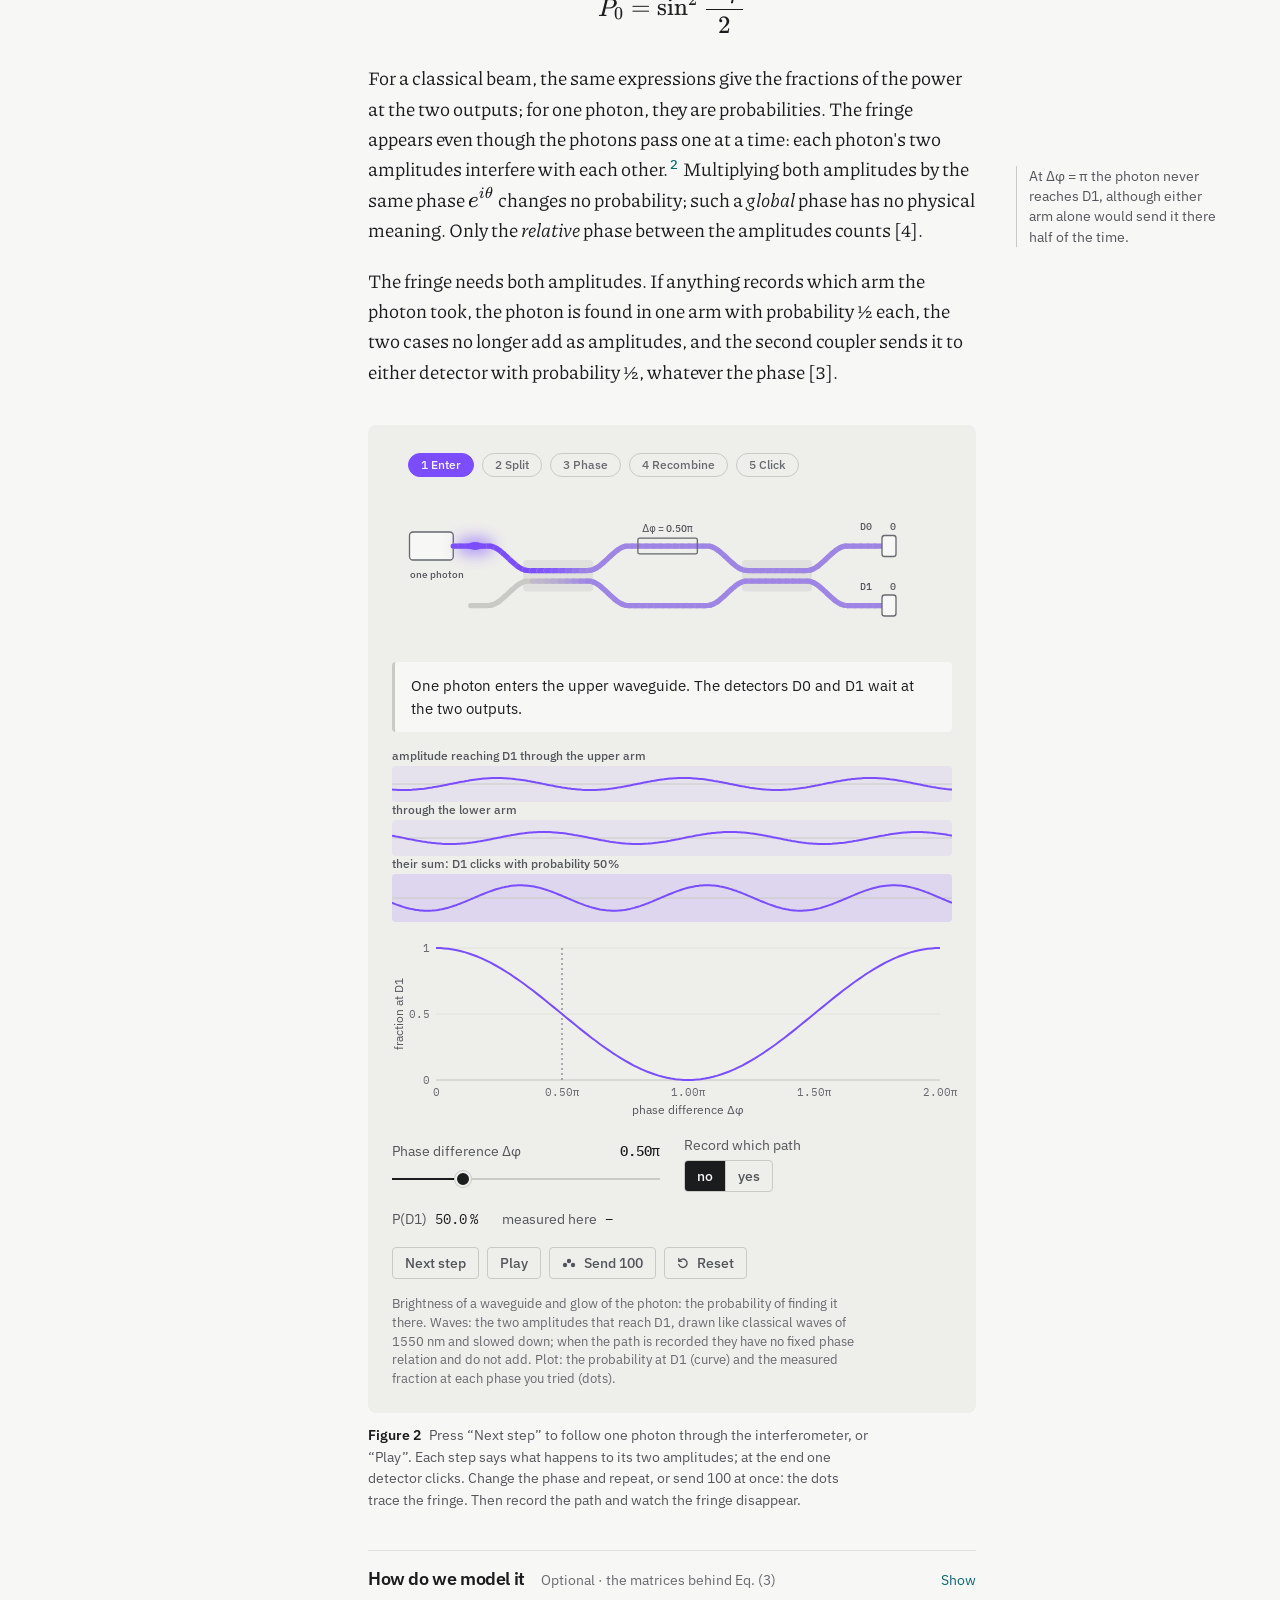
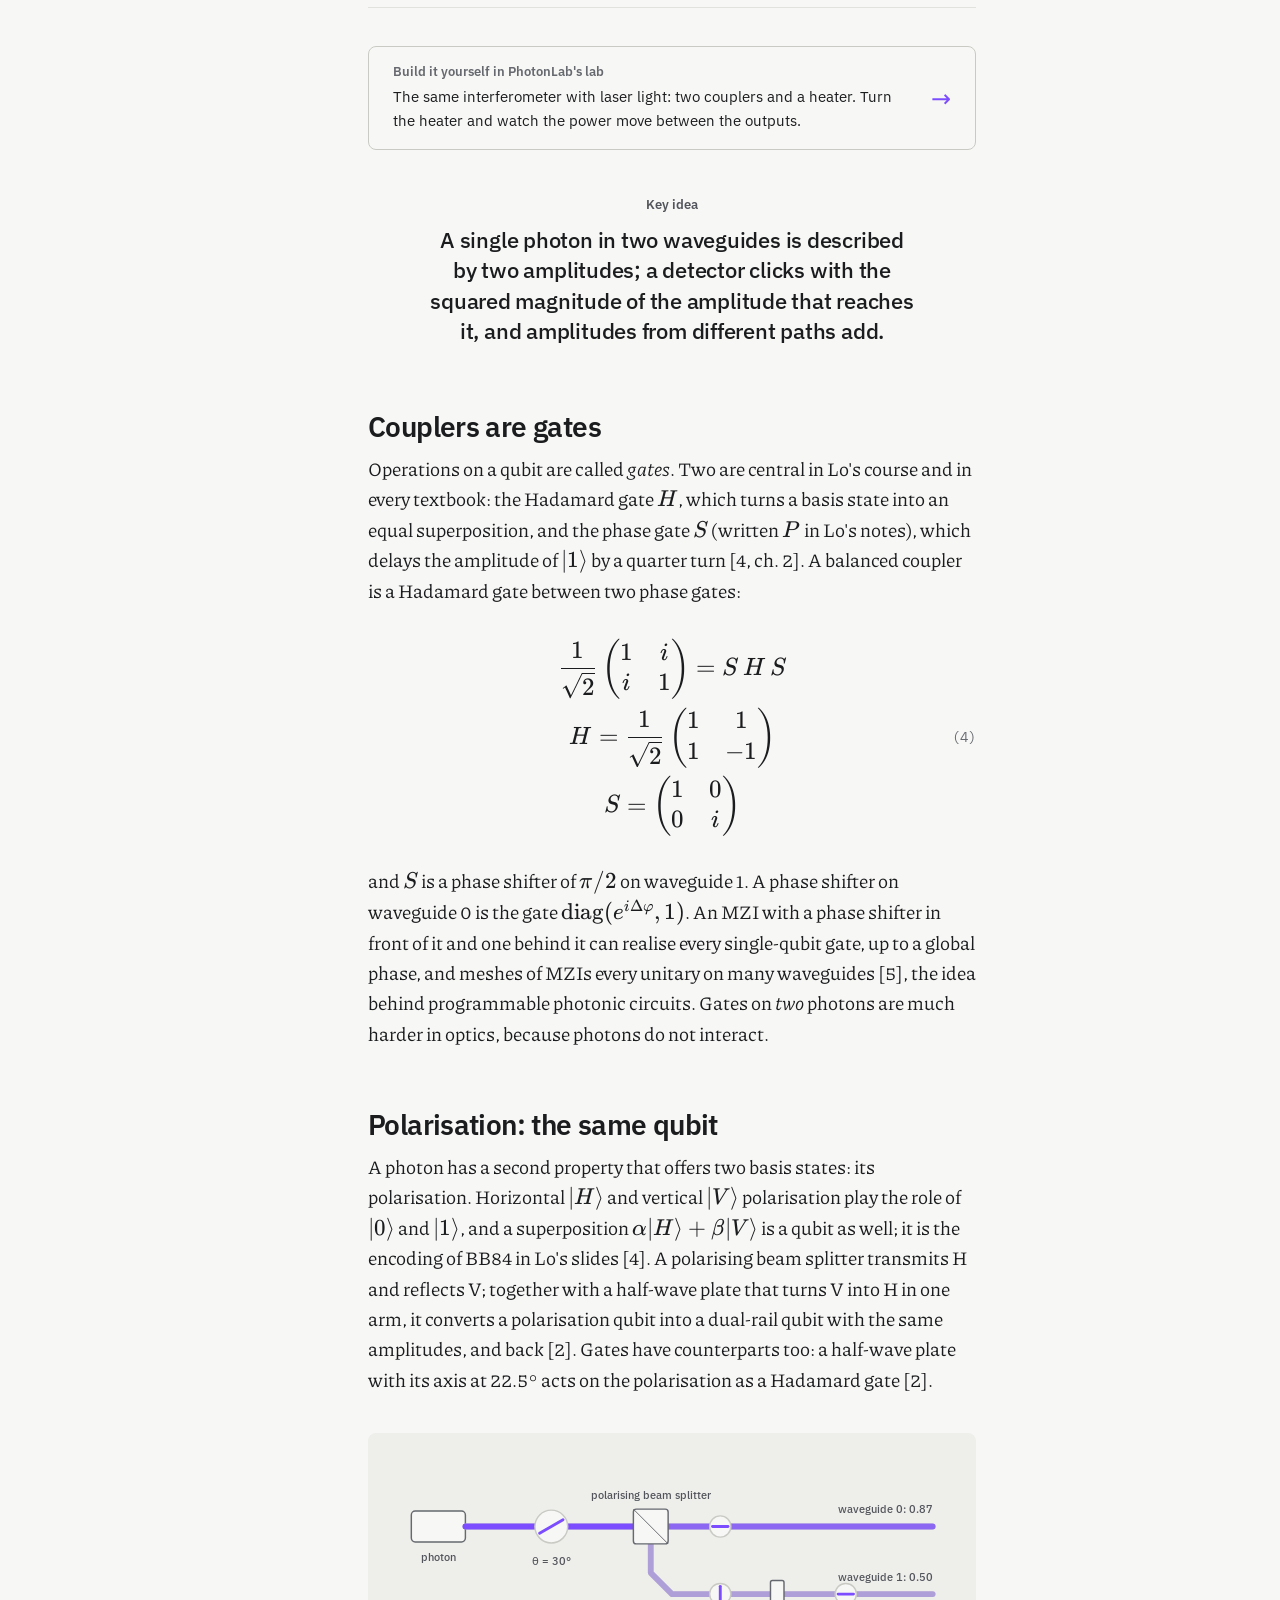
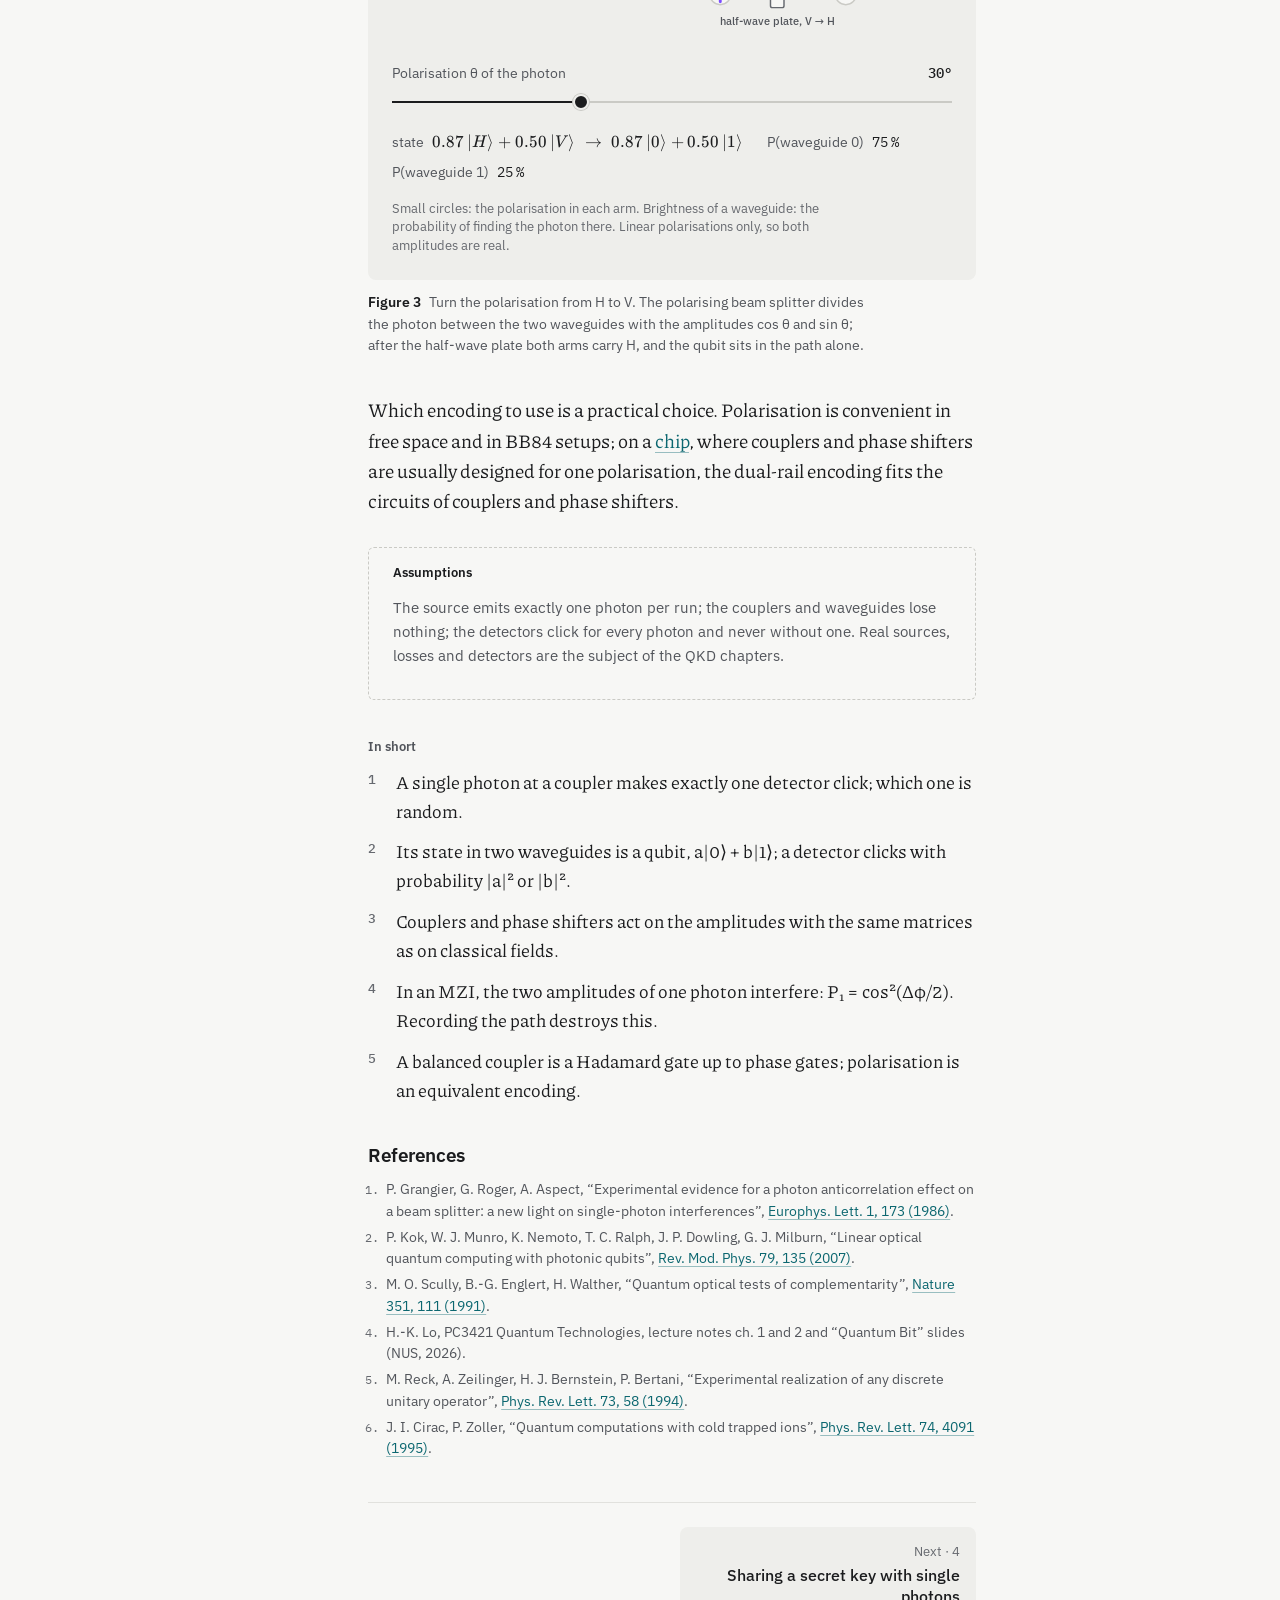
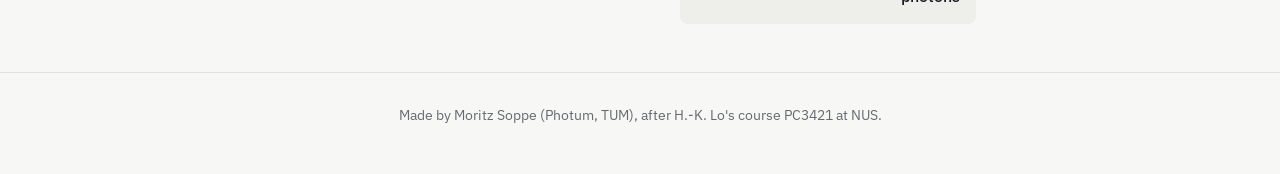
<file: qubit.html>
<!doctype html>
<html lang="en" data-theme="dark">
  <head>
    <meta charset="UTF-8" />
    <meta name="viewport" content="width=device-width, initial-scale=1" />
    <title>The photon as a qubit · PhotonLab</title>
    <link rel="preconnect" href="https://fonts.googleapis.com" />
    <link rel="preconnect" href="https://fonts.gstatic.com" crossorigin />
    <link
      rel="stylesheet"
      href="https://fonts.googleapis.com/css2?family=Piazzolla:ital,opsz,wght@0,8..30,100..900;1,8..30,100..900&display=swap"
    />
    <script>
      try {
        const t = localStorage.getItem("photonlab.theme");
        document.documentElement.dataset.theme =
          t === "light" || t === "dark"
            ? t
            : matchMedia("(prefers-color-scheme: light)").matches
              ? "light"
              : "dark";
      } catch {}
    </script>
    <script type="module" crossorigin src="./assets/main-DmjJnsz4.js"></script>
    <link rel="stylesheet" crossorigin href="./assets/main-B2dcOmZ3.css">
  </head>
  <body data-page="qubit">
    <div id="root"></div>
  </body>
</html>
</file>
<file: assets/main-B2dcOmZ3.css>
@font-face{font-family:IBM Plex Sans;font-style:normal;font-display:swap;font-weight:400;src:url(./ibm-plex-sans-latin-400-normal-CDDApCn2.woff2)format("woff2"),url(./ibm-plex-sans-latin-400-normal-CYLoc0-x.woff)format("woff")}@font-face{font-family:IBM Plex Sans;font-style:normal;font-display:swap;font-weight:500;src:url(./ibm-plex-sans-latin-500-normal-6ng42L7E.woff2)format("woff2"),url(./ibm-plex-sans-latin-500-normal-BgVn5rGT.woff)format("woff")}@font-face{font-family:IBM Plex Sans;font-style:normal;font-display:swap;font-weight:600;src:url(./ibm-plex-sans-latin-600-normal-CuJfVYMP.woff2)format("woff2"),url(./ibm-plex-sans-latin-600-normal-Cu4Hd6ag.woff)format("woff")}@font-face{font-family:IBM Plex Sans;font-style:normal;font-display:swap;font-weight:400;src:url(./ibm-plex-sans-greek-400-normal-_efipK4i.woff2)format("woff2"),url(./ibm-plex-sans-greek-400-normal-D9ESIMu3.woff)format("woff")}@font-face{font-family:IBM Plex Mono;font-style:normal;font-display:swap;font-weight:400;src:url(./ibm-plex-mono-latin-400-normal-DMJ8VG8y.woff2)format("woff2"),url(./ibm-plex-mono-latin-400-normal-CvHOgSBP.woff)format("woff")}@font-face{font-family:IBM Plex Mono;font-style:normal;font-display:swap;font-weight:500;src:url(./ibm-plex-mono-latin-500-normal-DSY6xOcd.woff2)format("woff2"),url(./ibm-plex-mono-latin-500-normal-CB9ihrfo.woff)format("woff")}:root{--color-canvas:#05090f;--color-chip:#0a111c;--color-chip-edge:#22324a;--color-grid:#15223a;--color-grid-major:#213350;--color-panel:#0d1623;--color-panel-hover:#142133;--color-ruler:#070c14;--color-line:#1a2638;--color-line-strong:#26354b;--color-text:#dce4ee;--color-text-muted:#9fadc0;--color-text-subtle:#7b8aa0;--color-tip-bg:#dce4ee;--color-tip-fg:#0a111c;--color-silicon:#566e90;--color-metal:#6f829c;--color-select:#4c9bff;--light:#a58bff;--light-hot:#e6dcff;--light-blend:screen;--color-problem:#f25ce6;--field-pos:#ff6b5f;--field-neg:#4f9dff;--wavelength-1:#6b73ff;--wavelength-2:#2fc4ff;--wavelength-3:#3ee07a;--wavelength-4:#ffd83a;--wavelength-5:#ff8a2a;--wavelength-6:#ff4436;--shadow-float:0 10px 30px #00000073;--font-ui:"IBM Plex Sans", system-ui, -apple-system, "Segoe UI", sans-serif;--font-num:"IBM Plex Mono", ui-monospace, "SFMono-Regular", monospace;--text-2xs:10.5px;--text-xs:11.5px;--text-ui:12.5px;--text-title:13px;--radius-control:5px;--radius-module:6px;--radius-panel:8px;--control-size:36px;--control-size-sm:30px;--paper:#131415;--paper-sunk:#1b1c1e;--ink:#e6e6e3;--ink-muted:#a8a9a7;--ink-subtle:#85878a;--rule:#26282a;--rule-strong:#393b3e;--accent:#6cc6cc;--accent-line:#6cc6cc66;--scrim:#0009;--font-text:"Piazzolla Variable", georgia, serif;--font-head:var(--font-ui);--weight-head:600;--track-head:-.022em;--type-body:1.1875rem;--type-leading:1.6;--type-h1:2.7rem;--type-h2:1.75rem;--type-h3:1.2rem;--type-dek:1.5rem;--type-keyidea:1.4rem;--type-callout:1rem;--type-caption:.875rem;--type-note:.8438rem;--type-label:.7813rem;--type-nav:.875rem;--katex-scale:1.08em;--measure:calc(var(--type-body) * 32);--rail-width:13rem;--margin-width:14rem;--gutter:20px;--header-height:56px;--space-1:.25rem;--space-2:.5rem;--space-3:.75rem;--space-4:1rem;--space-6:1.5rem;--space-8:2rem;--space-12:3rem;--radius-sm:4px;--radius-md:8px;--duration-fast:.12s;--duration-base:.24s}:root[data-theme=dark]{--lightningcss-light: ;--lightningcss-dark:initial;color-scheme:dark}:root[data-theme=light]{--lightningcss-light:initial;--lightningcss-dark: ;color-scheme:light;--color-canvas:#e6eaef;--color-chip:#f6f8fa;--color-chip-edge:#c5ced9;--color-grid:#dde3ea;--color-grid-major:#c7d0db;--color-panel:#fff;--color-panel-hover:#f0f3f6;--color-ruler:#eef1f4;--color-line:#e1e6ec;--color-line-strong:#cfd6df;--color-text:#0d1827;--color-text-muted:#46566b;--color-text-subtle:#5b6a7e;--color-tip-bg:#0d1827;--color-tip-fg:#f6f8fa;--color-silicon:#7a889b;--color-metal:#71839b;--color-select:#1e6fd9;--light:#7b4dff;--light-hot:#7b4dff;--light-blend:normal;--color-problem:#b0209f;--field-pos:#d03a2f;--field-neg:#1f63d1;--wavelength-1:#4450e0;--wavelength-2:#0091c7;--wavelength-3:#139a47;--wavelength-4:#b88c00;--wavelength-5:#dd620a;--wavelength-6:#d3261a;--shadow-float:0 1px 2px #0d18270f, 0 10px 28px #0d18271a;--paper:#f7f7f5;--paper-sunk:#eeeeeb;--ink:#1b1c1e;--ink-muted:#52555b;--ink-subtle:#66696f;--rule:#e1e1dd;--rule-strong:#cacac5;--accent:#0c6770;--accent-line:#0c677066;--scrim:#1b1c1e66}@media (pointer:coarse){:root{--control-size:44px;--control-size-sm:44px}}@media (width<=720px){:root{--type-body:1.125rem;--type-h1:2rem;--type-h2:1.4rem;--type-dek:1.25rem;--type-keyidea:1.2rem;--gutter:18px}}@media (prefers-reduced-motion:reduce){:root{--duration-fast:0s;--duration-base:0s}}*,:before,:after{box-sizing:border-box}html{-webkit-text-size-adjust:100%;-moz-text-size-adjust:100%;text-size-adjust:100%;scroll-padding-top:calc(var(--header-height) + var(--space-6))}body{background:var(--paper);color:var(--ink);font:400 var(--type-body) / var(--type-leading) var(--font-text);font-optical-sizing:auto;font-kerning:normal;text-rendering:optimizelegibility;-webkit-font-smoothing:antialiased;margin:0}a{color:var(--accent);-webkit-text-decoration:underline 1px var(--accent-line);text-decoration:underline 1px var(--accent-line);text-underline-offset:.2em}a:hover{text-decoration-color:currentColor}:focus-visible{outline:2px solid var(--color-select);outline-offset:2px;border-radius:2px}::selection{background:color-mix(in srgb, var(--color-select) 25%, transparent)}.katex{font-size:var(--katex-scale)}.katex:not(.katex-display>.katex){white-space:nowrap}.katex-display{padding:2px 0;overflow:auto hidden}.katex-display>.katex>.katex-html>.tag{color:var(--ink-subtle);font:400 var(--type-caption) / 1 var(--font-num)}.katex-display>.katex>.katex-html>.tag *{font:inherit}@media (width<=720px){.katex-display>.katex>.katex-html>.tag{margin-left:1.5em;position:static}}.visually-hidden{clip-path:inset(50%);white-space:nowrap;width:1px;height:1px;position:absolute;overflow:hidden}.skip-link{z-index:40;top:var(--space-2);left:var(--space-2);padding:var(--space-2) var(--space-3);border-radius:var(--radius-sm);background:var(--ink);color:var(--paper);font:500 var(--type-nav) var(--font-ui);position:absolute;transform:translateY(-200%)}.skip-link:focus{transform:none}@view-transition{navigation:auto}::view-transition-group(*){animation-duration:var(--duration-base)}::view-transition-old(*){animation-duration:var(--duration-base)}::view-transition-new(*){animation-duration:var(--duration-base)}@media (prefers-reduced-motion:reduce){html{scroll-behavior:auto}@view-transition{navigation:none}}@media print{html{font-size:9.5pt}.site-header,.site-footer,.rail,.end-cards,.skip-link{display:none!important}}@page{size:a4;margin:16mm 16mm 18mm;@bottom-right{content:counter(page);font:8pt IBM Plex Mono,monospace}}.prose{counter-reset:section figure table note}.prose>*{margin-block:0}.prose>*+*{margin-top:1.05em}.prose>:is(h2,h3)+*{margin-top:.5em}.prose>*+h2{margin-top:2.1em}.prose>*+h3{margin-top:1.6em}.prose>:is(.block,.katex-display)+*,.prose>*+.block{margin-top:2em}.prose>.katex-display{margin-top:1.3em}.prose>:is(h2,h3)+:is(.block,.katex-display){margin-top:.75em}.prose>.rail+*{margin-top:0}.prose>.article-header+*{margin-top:2.75rem}.prose>p{text-wrap:pretty;position:relative}.prose>.article-header+p:first-letter{float:left;margin:.1em .08em 0 0;font-size:3.2em;font-weight:600;line-height:.8}@supports (initial-letter:2){.prose>.article-header+p:first-letter{float:none;font-size:inherit;line-height:inherit;initial-letter:2;margin:0 .1em 0 0}}.prose h2,.prose h3{font-family:var(--font-head);font-weight:var(--weight-head);letter-spacing:var(--track-head);text-wrap:balance}.prose>h2{font-size:var(--type-h2);counter-increment:section;line-height:1.22;position:relative}.prose>h2>.section-link{font:400 var(--type-caption) / 1 var(--font-num);letter-spacing:0;color:var(--ink-subtle);white-space:nowrap;text-decoration:none;position:absolute;top:.7em;right:calc(100% + 1.1rem)}.prose>h2>.section-link:before{content:"§ ";opacity:0}.prose>h2>.section-link:after{content:counter(section)}.prose>h2:hover>.section-link,.prose>h2>.section-link:focus-visible{color:var(--accent)}.prose>h2:hover>.section-link:before,.prose>h2>.section-link:focus-visible:before{opacity:1}.prose>h2>.section-link[data-copied]:before{content:none}.prose>h2>.section-link[data-copied]:after{content:attr(data-copied)}.prose>h3{font-size:var(--type-h3);line-height:1.3}@media (width<1000px){.prose>h2>.section-link{margin-right:var(--space-3);vertical-align:.3em;display:inline-block;position:static}.prose>h2>.section-link:before{content:none}}.prose>p.end:after{content:"    ";background:var(--ink-subtle);margin-left:.3em;-webkit-mask:url("data:image/svg+xml,%3csvg%20xmlns='http://www.w3.org/2000/svg'%20viewBox='30%2070%20440%20380'%20fill='none'%20stroke='%23000'%20stroke-linecap='round'%3e%3cpath%20stroke-width='32'%20d='M390%20190V330M120%20260H460'/%3e%3cpath%20stroke-width='20'%20d='M50%20360H260M190%20290V430M70%20160H360M290%2090V230'/%3e%3c/svg%3e") 50%/.95em .8em no-repeat;mask:url("data:image/svg+xml,%3csvg%20xmlns='http://www.w3.org/2000/svg'%20viewBox='30%2070%20440%20380'%20fill='none'%20stroke='%23000'%20stroke-linecap='round'%3e%3cpath%20stroke-width='32'%20d='M390%20190V330M120%20260H460'/%3e%3cpath%20stroke-width='20'%20d='M50%20360H260M190%20290V430M70%20160H360M290%2090V230'/%3e%3c/svg%3e") 50%/.95em .8em no-repeat}.prose :is(ul,ol){padding-left:1.3em}.prose li{margin:.3em 0}.prose li::marker{color:var(--ink-subtle);font-family:var(--font-num);font-size:.85em}.prose strong{font-weight:650}.prose hr{border:0;border-top:1px solid var(--rule);width:100%}.prose blockquote{padding-left:var(--space-4);border-left:2px solid var(--rule-strong);color:var(--ink-muted);margin-inline:0}.prose code{font:.85em var(--font-num)}.prose table{border-collapse:collapse;width:100%;font:400 var(--type-caption) / 1.4 var(--font-ui)}.prose th{padding:0 var(--space-4) var(--space-2) 0;border-bottom:1px solid var(--rule-strong);color:var(--ink-muted);font-size:var(--type-label);text-align:left;font-weight:600}.prose td{padding:var(--space-2) var(--space-4) var(--space-2) 0;border-bottom:1px solid var(--rule)}.prose :is(th,td):is([align=right],[style*=right]){text-align:right}.prose td:is([align=right],[style*=right]){font-family:var(--font-num)}@media print{.prose>p{orphans:3;widows:3}.prose>:is(h2,h3){break-after:avoid}.prose>:is(.figure,.keyidea,.takeaways,table){break-inside:avoid}.prose>p.end:after{-webkit-print-color-adjust:exact;print-color-adjust:exact}.prose [data-figure-actions],.prose .figure input[type=range],.prose .article-header .lab{display:none}.prose .refs a[data-plain]{font-size:0}.prose .refs a[data-plain]:after{content:attr(href);font-size:var(--type-caption)}}:root{--font-text:"Piazzolla", georgia, serif}.site-header{align-items:center;gap:var(--space-4);height:var(--header-height);padding:0 var(--gutter);border-bottom:1px solid var(--rule);font:500 var(--type-nav) var(--font-ui);display:flex}.site-header .brand{color:var(--ink);font-weight:600;text-decoration:none}.site-header .crumb{color:var(--ink-subtle)}.site-header button{padding:var(--space-1) var(--space-3);border:1px solid var(--rule-strong);border-radius:var(--radius-sm);color:var(--ink-muted);font:inherit;cursor:pointer;background:0 0;margin-left:auto}.page-grid{grid-template-columns:minmax(var(--gutter), 1fr) minmax(0, var(--measure)) minmax(var(--gutter), 1fr);padding:var(--space-12) 0 var(--space-12);display:grid}.page-grid>*{grid-column:2;min-width:0}.article-header .stage{margin:0 0 var(--space-3);color:var(--ink-subtle);font:500 var(--type-label) / 1.4 var(--font-num);letter-spacing:.06em;text-transform:uppercase}.article-header h1{font:var(--weight-head) var(--type-h1) / 1.1 var(--font-head);letter-spacing:var(--track-head);text-wrap:balance;margin:0}.article-header .dek{margin:var(--space-4) 0 0;color:var(--ink-muted);font-size:var(--type-dek);line-height:1.4}.article-header .source{margin:var(--space-4) 0 0;color:var(--ink-subtle);font:400 var(--type-caption) / 1.5 var(--font-ui)}.m{white-space:nowrap;font-style:italic}.m .up{font-style:normal}.eq{grid-template-columns:2.5rem minmax(0,1fr) 2.5rem;align-items:center;font-size:1.1em;display:grid}.eq-body{grid-column:2;min-width:0;overflow:auto hidden}.eq-body .katex-display{margin:.4em 0;overflow:visible}.eq-num{color:var(--ink-subtle);font:400 var(--type-caption) / 1 var(--font-num);grid-column:3;justify-self:end}@media (width<=720px){.eq{grid-template-columns:minmax(0,1fr);font-size:1em}.eq-body,.eq-num{grid-column:1}.eq-num{grid-row:1;margin-bottom:-.6em}}.figure{counter-increment:figure;margin-inline:0}.figure>.panel{gap:var(--space-4);padding:var(--space-6);border-radius:var(--radius-md);background:var(--paper-sunk);color:var(--ink);font-family:var(--font-ui);grid-template-columns:minmax(0,1fr);display:grid}.figure figcaption{max-width:36em;margin-top:var(--space-3);color:var(--ink-muted);font:400 var(--type-caption) / 1.55 var(--font-ui);text-wrap:pretty}.figure figcaption b{margin-right:var(--space-2);color:var(--ink);font-weight:600}.figure figcaption b:after{content:counter(figure)}.callout{padding:var(--space-4) var(--space-6);border:1px dashed var(--rule-strong);color:var(--ink-muted);font:400 .9375rem / 1.6 var(--font-ui);border-radius:6px}.callout .label,.keyidea .label,.takeaways .label{margin-bottom:var(--space-1);color:var(--ink);font:600 var(--type-label) / 1.4 var(--font-ui);display:block}.callout ol{margin:0;padding-left:1.3em}.keyidea{padding:var(--space-2) 0;text-align:center}.keyidea .label{margin-bottom:var(--space-3);color:var(--ink-muted)}.keyidea p{max-width:30em;font:500 var(--type-keyidea) / 1.35 var(--font-head);letter-spacing:-.01em;text-wrap:balance;margin:0 auto}.takeaways .label{margin-bottom:var(--space-3);color:var(--ink-muted)}.takeaways ol{gap:var(--space-3);counter-reset:takeaway;margin:0;padding:0;list-style:none;display:grid}.takeaways li{counter-increment:takeaway;margin:0;padding-left:28px;font-size:.95em;position:relative}.takeaways li:before{content:counter(takeaway);color:var(--ink-subtle);font:500 .8125rem/1.9 var(--font-num);position:absolute;left:0}.refs{color:var(--ink-muted);font:400 var(--type-caption) / 1.55 var(--font-ui);padding-left:1.3em}.page-grid{grid-template-columns:minmax(var(--gutter), 1fr) var(--rail-width) minmax(2rem, 4rem) minmax(0, var(--measure)) minmax(var(--gutter), 1fr) var(--rail-width)}.page-grid>*{grid-column:4}.page-grid>.rail{top:var(--space-8);font:400 var(--type-nav) / 1.4 var(--font-ui);grid-area:1/2/span 200;align-self:start;margin:0;position:sticky}.rail .label{margin-bottom:var(--space-3);color:var(--ink-subtle);font:600 var(--type-label) / 1.4 var(--font-ui);display:block}.rail ol{gap:var(--space-2);counter-reset:toc;margin:0;padding:0;list-style:none;display:grid}.rail li{counter-increment:toc}.rail a{gap:var(--space-2);color:var(--ink-muted);text-decoration:none;display:flex}.rail a:before{content:counter(toc);min-width:1.2em;color:var(--ink-subtle);font:400 var(--type-caption) / 1.6 var(--font-num)}.rail a:hover,.rail a[aria-current=true]{color:var(--ink)}.rail a[aria-current=true]:before{color:var(--accent)}@media (width<1260px){.page-grid{grid-template-columns:minmax(var(--gutter), 1fr) 0 0 minmax(0, var(--measure)) minmax(var(--gutter), 1fr) 0}.page-grid>.rail{display:none}}@media (width<=720px){.page-grid>.figure{grid-column:1/-1}.figure>.panel{padding:var(--space-4) var(--gutter);border-radius:0}.figure figcaption{padding:0 var(--gutter)}}.bench{width:100%;height:auto;display:block;overflow:visible}.guide{fill:none;stroke:var(--rule-strong);stroke-width:6px;stroke-linecap:round;stroke-linejoin:round}.guide-light{fill:none;stroke:var(--light);stroke-width:6px;stroke-linecap:round;stroke-linejoin:round;transition:opacity var(--duration-base)}.detector{fill:var(--paper);stroke:var(--ink-subtle);stroke-width:1.5px}.detector-lit{fill:var(--light);transition:opacity var(--duration-base)}.detector-flash{fill:var(--light);opacity:0;filter:blur(6px);animation:.6s ease-out flash}@keyframes flash{0%{opacity:.9}to{opacity:0}}.source,.cube{fill:var(--paper);stroke:var(--ink-subtle);stroke-width:1.5px}.cube-diag{stroke:var(--ink-subtle);stroke-width:1px}.dial{fill:none;stroke:var(--rule-strong)}.dial-0{stroke:var(--ink);stroke-width:2px;stroke-linecap:round}.dial-1{stroke:var(--ink-subtle);stroke-width:1.5px;stroke-dasharray:2 3}.eve{fill:none;stroke:var(--field-pos);stroke-width:1.5px;stroke-dasharray:4 4}.part-label{fill:var(--ink-muted);font:500 11.5px var(--font-ui)}.port{fill:var(--ink-muted);font:500 11px var(--font-num);white-space:pre}.pol circle{fill:var(--paper);stroke:var(--rule-strong);stroke-width:1.5px}.pol line{stroke:var(--light);stroke-width:3px;stroke-linecap:round}.pol-bad line{stroke:var(--field-pos)}.photon-halo{fill:var(--light);opacity:.45;filter:blur(7px)}@media (prefers-reduced-motion:reduce){.detector-flash{animation:none}}.tape{font:500 var(--type-caption) / 1 var(--font-num);grid-template-columns:6.5rem repeat(12,minmax(1.75rem,1fr));gap:3px;display:grid;overflow-x:auto}.tape-col{border-radius:var(--radius-md);grid-template-rows:repeat(6,1.9rem);place-items:center;display:grid}.tape-head{color:var(--ink-subtle);font:400 .75rem / 1.2 var(--font-ui);justify-items:start}.tape-col.kept{background:var(--paper);box-shadow:inset 0 0 0 1.5px var(--light)}.tape-col.drop{color:var(--ink-subtle)}.tape-col.drop .glyph{opacity:.45}.tape-col.empty{background:var(--paper);opacity:.35}.tape-col span:last-child{font:500 .6875rem / 1 var(--font-ui)}.tape-col.kept span:last-child{color:var(--light)}.glyph{width:1.45rem;height:1.45rem}.key{gap:var(--space-2);display:grid}.key-row{grid-template-columns:6.5rem minmax(0,1fr);align-items:start;display:grid}.key-row .key-label{line-height:1.6rem}.key-label{color:var(--ink-subtle);font:400 .75rem / 1.2 var(--font-ui)}.key-bits{min-height:1.6rem;font:500 var(--type-caption) / 1.6rem var(--font-num);text-align:center;grid-template-columns:repeat(32,minmax(0,1fr));gap:2px;display:grid}.bit{background:var(--paper);border-radius:3px}.bit-bad{background:var(--field-pos);color:var(--paper)}.rate{gap:var(--space-4);grid-template-columns:minmax(0,1fr) 9rem;align-items:center;display:grid}.rate-plot{min-width:0}.verdict{gap:var(--space-1);padding:var(--space-4);border-radius:var(--radius-md);background:var(--paper);text-align:center;transition:box-shadow var(--duration-base);display:grid}.verdict strong{font:500 2rem / 1 var(--font-num)}.verdict span{color:var(--ink-muted);font:400 .75rem / 1.3 var(--font-ui)}.verdict-ok{box-shadow:inset 0 0 0 1.5px var(--light)}.verdict-ok strong{color:var(--light)}.verdict-bad{box-shadow:inset 0 0 0 1.5px var(--field-pos)}.verdict-bad strong{color:var(--field-pos)}@media (width<=720px){.rate{grid-template-columns:minmax(0,1fr)}.key-bits{grid-template-columns:repeat(16,minmax(0,1fr))}}.zone{fill:var(--ink-subtle);opacity:.1}.heater{fill:none;stroke:var(--ink-subtle);stroke-width:1.5px}.packet{fill:var(--light)}.packet-halo{fill:var(--light);opacity:.5;filter:blur(8px)}.part-label.warn{fill:var(--field-pos)}.mzi-lower{gap:var(--space-6);grid-template-columns:auto minmax(0,1fr);align-items:center;display:grid}.clocks{gap:var(--space-3);display:grid}@media (width<=720px){.mzi-lower{grid-template-columns:minmax(0,1fr)}.clocks{grid-auto-flow:column;justify-content:center}}.end-cards{gap:var(--space-4);padding-top:var(--space-6);border-top:1px solid var(--rule);grid-template-columns:1fr 1fr;display:grid}.end-cards a{gap:var(--space-1);padding:var(--space-4);border-radius:var(--radius-md);background:var(--paper-sunk);color:var(--ink);font:500 1rem / 1.35 var(--font-head);text-decoration:none;display:grid}.end-cards a:hover{box-shadow:inset 0 0 0 1px var(--rule-strong)}.end-cards a.next{text-align:right;grid-column:2}.end-cards span{color:var(--ink-subtle);font:400 var(--type-label) / 1.4 var(--font-ui)}.series{gap:var(--space-2);padding:0;list-style:none;display:grid}.series li>a,.series li.planned{gap:var(--space-4);padding:var(--space-3) var(--space-4);border-radius:var(--radius-md);font:500 1.05rem / 1.4 var(--font-head);align-items:baseline;display:flex}.series li>a{background:var(--paper-sunk);color:var(--ink);text-decoration:none}.series li>a:hover{box-shadow:inset 0 0 0 1px var(--light)}.series li.planned{color:var(--ink-subtle)}.series span{min-width:1.5em;color:var(--ink-subtle);font:400 var(--type-caption) / 1 var(--font-num)}.series small{margin-top:var(--space-1);color:var(--ink-muted);font:400 var(--type-caption) / 1.45 var(--font-ui);display:block}.series em{font:400 var(--type-label) / 1 var(--font-ui);margin-left:auto}.site-header .crumb{text-decoration:none}@media (width<=720px){.bench .part-label,.bench .port{font-size:19px}}.dialfig{width:11rem;height:11rem;display:block}.dialfig .dial-0,.dialfig .dial-1{stroke-width:2px}.state-a,.state-b{stroke:var(--light);stroke-width:4px;stroke-linecap:round}.state-b{opacity:.6}.pol-ghost line{stroke:var(--ink-subtle)}@media (width<=720px){.dialfig{justify-self:center}}.hbars{gap:var(--space-2);min-width:0;display:grid}.hbar{gap:var(--space-3);font:400 var(--type-caption) / 1.3 var(--font-ui);grid-template-columns:10rem minmax(0,1fr) 4rem;align-items:center;display:grid}.hbar-label{color:var(--ink-muted)}.hbar-track{background:var(--paper);border-radius:5px;height:10px}.hbar-fill{background:var(--light);height:100%;transition:width var(--duration-base);border-radius:5px;display:block}.hbar-fill.hbar-bad{background:var(--field-pos)}.hbar-value{font-family:var(--font-num);text-align:right}.verdicts{gap:var(--space-3);display:grid}.pbar{fill:var(--light)}.pbar-empty{opacity:.35}.pbar-multi{fill:var(--field-pos)}.axisline,.threshold{stroke:var(--ink-subtle);stroke-width:1px}.threshold{stroke:var(--field-pos);stroke-dasharray:5 4}.det-click{fill:var(--light)}.det-dark{fill:none;stroke:var(--ink-subtle)}@media (width<=720px){.hbar{grid-template-columns:7rem minmax(0,1fr) 3.5rem}}.dense{font:400 var(--type-caption) / 1.4 var(--font-ui);gap:2px;display:grid}.dense-row{gap:var(--space-3);padding:var(--space-2) var(--space-3);border-radius:var(--radius-sm);color:var(--ink-muted);grid-template-columns:3rem 6rem 4rem minmax(0,1fr);display:grid}.dense-row.current{background:var(--paper);box-shadow:inset 0 0 0 1.5px var(--light);color:var(--ink)}.port-text{font-family:var(--font-num)}.ok-text{color:var(--light)}.warn-text{color:var(--field-pos)}@media (width<=720px){.dense-row{gap:var(--space-2);grid-template-columns:2.5rem 4.5rem 3rem minmax(0,1fr)}}.site-footer{padding:var(--space-8) var(--gutter) var(--space-12);border-top:1px solid var(--rule);color:var(--ink-subtle);font:400 var(--type-caption) / 1.5 var(--font-ui);text-align:center}.stepper{gap:var(--space-2);font:500 .75rem / 1.2 var(--font-ui);flex-wrap:wrap;margin:0;padding:0;list-style:none;display:flex}.stepper li{padding:var(--space-1) var(--space-3);border:1px solid var(--rule-strong);color:var(--ink-subtle);transition:background-color var(--duration-base), color var(--duration-base);border-radius:999px}.stepper li.past{color:var(--ink-muted)}.stepper li.current{border-color:var(--light);background:var(--light);color:var(--paper)}.step-card{min-height:4.6em;padding:var(--space-3) var(--space-4);border-left:3px solid var(--rule-strong);border-radius:var(--radius-sm);background:var(--paper);font:400 .9375rem / 1.55 var(--font-ui);margin:0}.step-good{border-left-color:var(--light)}.step-bad{border-left-color:var(--field-pos)}.key-bits.key-bits-20{grid-template-columns:repeat(20,minmax(0,1fr))}@media (width<=720px){.key-bits.key-bits-20{grid-template-columns:repeat(10,minmax(0,1fr))}.step-card{min-height:6.5em}.deeper-body .katex-display{font-size:.9em}.figure button[class*=_button_]:not(:has(svg)){width:auto;padding:0 var(--space-3)}}.dot{stroke:var(--light);stroke-width:2px}.dot-signal{fill:var(--light)}.dot-decoy{fill:var(--paper)}.dot-memory{fill:var(--field-pos);stroke:var(--field-pos)}.hbar-track{position:relative}.hbar-mark{background:var(--ink);width:2px;margin-left:-1px;position:absolute;top:-4px;bottom:-4px}.bright{fill:none;stroke:var(--light);stroke-width:10px;stroke-linecap:round;filter:drop-shadow(0 0 6px var(--light));transition:opacity var(--duration-base)}.note-ref{color:var(--accent);font:500 .7em / 1 var(--font-num);vertical-align:super;cursor:pointer;counter-increment:note;background:0 0;border:0;padding:0 .15em}.note-ref:before{content:counter(note)}.note-body{color:var(--ink-muted);font:400 var(--type-note) / 1.5 var(--font-ui);display:none}.note-body.open{margin:var(--space-2) 0;padding-left:var(--space-3);border-left:2px solid var(--rule-strong);display:block}@media (width>=1260px){.note-ref{cursor:default}.note-body,.note-body.open{width:13rem;padding:0 0 0 var(--space-3);border-left:1px solid var(--rule-strong);margin:0;display:block;position:absolute;left:calc(100% + 2.5rem);transform:translateY(-1.4em)}}.deeper{border-top:1px solid var(--rule);border-bottom:1px solid var(--rule)}.deeper summary{align-items:baseline;gap:var(--space-1) var(--space-4);padding:var(--space-4) 0;font-family:var(--font-ui);cursor:pointer;flex-wrap:wrap;list-style:none;display:flex}.deeper summary::-webkit-details-marker{display:none}.deeper summary:after{content:"Show";color:var(--accent);font-size:var(--type-caption);margin-left:auto}.deeper[open] summary:after{content:"Hide"}.deeper-title{font:var(--weight-head) 1.15rem / 1.3 var(--font-head);letter-spacing:var(--track-head)}.deeper-sub{color:var(--ink-subtle);font-size:var(--type-caption)}.deeper-body{padding-bottom:var(--space-6);font-size:.95em}.deeper-body>*+*{margin-top:.9em}.deeper-body p{margin-bottom:0}.lab-link{gap:var(--space-1) var(--space-4);padding:var(--space-4) var(--space-6);border:1px solid var(--rule-strong);border-radius:var(--radius-md);color:var(--ink);font-family:var(--font-ui);grid-template-columns:minmax(0,1fr) auto;align-items:center;text-decoration:none;display:grid}.lab-link:hover{border-color:var(--light)}.lab-kicker{color:var(--ink-subtle);font:600 var(--type-label) / 1.4 var(--font-ui)}.lab-text{grid-column:1;font-size:.9375rem}.lab-go{color:var(--light);grid-area:1/2/span 2;font-size:1.5rem}.waves{gap:var(--space-1);min-width:0;display:grid;overflow:hidden}@font-face{font-display:block;font-family:KaTeX_AMS;font-style:normal;font-weight:400;src:url(./KaTeX_AMS-Regular-BQhdFMY1.woff2)format("woff2"),url(./KaTeX_AMS-Regular-DMm9YOAa.woff)format("woff"),url(./KaTeX_AMS-Regular-DRggAlZN.ttf)format("truetype")}@font-face{font-display:block;font-family:KaTeX_Caligraphic;font-style:normal;font-weight:700;src:url(./KaTeX_Caligraphic-Bold-Dq_IR9rO.woff2)format("woff2"),url(./KaTeX_Caligraphic-Bold-BEiXGLvX.woff)format("woff"),url(./KaTeX_Caligraphic-Bold-ATXxdsX0.ttf)format("truetype")}@font-face{font-display:block;font-family:KaTeX_Caligraphic;font-style:normal;font-weight:400;src:url(./KaTeX_Caligraphic-Regular-Di6jR-x-.woff2)format("woff2"),url(./KaTeX_Caligraphic-Regular-CTRA-rTL.woff)format("woff"),url(./KaTeX_Caligraphic-Regular-wX97UBjC.ttf)format("truetype")}@font-face{font-display:block;font-family:KaTeX_Fraktur;font-style:normal;font-weight:700;src:url(./KaTeX_Fraktur-Bold-CL6g_b3V.woff2)format("woff2"),url(./KaTeX_Fraktur-Bold-BsDP51OF.woff)format("woff"),url(./KaTeX_Fraktur-Bold-BdnERNNW.ttf)format("truetype")}@font-face{font-display:block;font-family:KaTeX_Fraktur;font-style:normal;font-weight:400;src:url(./KaTeX_Fraktur-Regular-CTYiF6lA.woff2)format("woff2"),url(./KaTeX_Fraktur-Regular-Dxdc4cR9.woff)format("woff"),url(./KaTeX_Fraktur-Regular-CB_wures.ttf)format("truetype")}@font-face{font-display:block;font-family:KaTeX_Main;font-style:normal;font-weight:700;src:url(./KaTeX_Main-Bold-Cx986IdX.woff2)format("woff2"),url(./KaTeX_Main-Bold-Jm3AIy58.woff)format("woff"),url(./KaTeX_Main-Bold-waoOVXN0.ttf)format("truetype")}@font-face{font-display:block;font-family:KaTeX_Main;font-style:italic;font-weight:700;src:url(./KaTeX_Main-BoldItalic-DxDJ3AOS.woff2)format("woff2"),url(./KaTeX_Main-BoldItalic-SpSLRI95.woff)format("woff"),url(./KaTeX_Main-BoldItalic-DzxPMmG6.ttf)format("truetype")}@font-face{font-display:block;font-family:KaTeX_Main;font-style:italic;font-weight:400;src:url(./KaTeX_Main-Italic-NWA7e6Wa.woff2)format("woff2"),url(./KaTeX_Main-Italic-BMLOBm91.woff)format("woff"),url(./KaTeX_Main-Italic-3WenGoN9.ttf)format("truetype")}@font-face{font-display:block;font-family:KaTeX_Main;font-style:normal;font-weight:400;src:url(./KaTeX_Main-Regular-B22Nviop.woff2)format("woff2"),url(./KaTeX_Main-Regular-Dr94JaBh.woff)format("woff"),url(./KaTeX_Main-Regular-ypZvNtVU.ttf)format("truetype")}@font-face{font-display:block;font-family:KaTeX_Math;font-style:italic;font-weight:700;src:url(./KaTeX_Math-BoldItalic-CZnvNsCZ.woff2)format("woff2"),url(./KaTeX_Math-BoldItalic-iY-2wyZ7.woff)format("woff"),url(./KaTeX_Math-BoldItalic-B3XSjfu4.ttf)format("truetype")}@font-face{font-display:block;font-family:KaTeX_Math;font-style:italic;font-weight:400;src:url(./KaTeX_Math-Italic-t53AETM-.woff2)format("woff2"),url(./KaTeX_Math-Italic-DA0__PXp.woff)format("woff"),url(./KaTeX_Math-Italic-flOr_0UB.ttf)format("truetype")}@font-face{font-display:block;font-family:KaTeX_SansSerif;font-style:normal;font-weight:700;src:url(./KaTeX_SansSerif-Bold-D1sUS0GD.woff2)format("woff2"),url(./KaTeX_SansSerif-Bold-DbIhKOiC.woff)format("woff"),url(./KaTeX_SansSerif-Bold-CFMepnvq.ttf)format("truetype")}@font-face{font-display:block;font-family:KaTeX_SansSerif;font-style:italic;font-weight:400;src:url(./KaTeX_SansSerif-Italic-C3H0VqGB.woff2)format("woff2"),url(./KaTeX_SansSerif-Italic-DN2j7dab.woff)format("woff"),url(./KaTeX_SansSerif-Italic-YYjJ1zSn.ttf)format("truetype")}@font-face{font-display:block;font-family:KaTeX_SansSerif;font-style:normal;font-weight:400;src:url(./KaTeX_SansSerif-Regular-DDBCnlJ7.woff2)format("woff2"),url(./KaTeX_SansSerif-Regular-CS6fqUqJ.woff)format("woff"),url(./KaTeX_SansSerif-Regular-BNo7hRIc.ttf)format("truetype")}@font-face{font-display:block;font-family:KaTeX_Script;font-style:normal;font-weight:400;src:url(./KaTeX_Script-Regular-D3wIWfF6.woff2)format("woff2"),url(./KaTeX_Script-Regular-D5yQViql.woff)format("woff"),url(./KaTeX_Script-Regular-C5JkGWo-.ttf)format("truetype")}@font-face{font-display:block;font-family:KaTeX_Size1;font-style:normal;font-weight:400;src:url(./KaTeX_Size1-Regular-mCD8mA8B.woff2)format("woff2"),url(./KaTeX_Size1-Regular-C195tn64.woff)format("woff"),url(./KaTeX_Size1-Regular-Dbsnue_I.ttf)format("truetype")}@font-face{font-display:block;font-family:KaTeX_Size2;font-style:normal;font-weight:400;src:url(./KaTeX_Size2-Regular-Dy4dx90m.woff2)format("woff2"),url(./KaTeX_Size2-Regular-oD1tc_U0.woff)format("woff"),url(./KaTeX_Size2-Regular-B7gKUWhC.ttf)format("truetype")}@font-face{font-display:block;font-family:KaTeX_Size3;font-style:normal;font-weight:400;src:url([data-uri])format("woff2"),url(./KaTeX_Size3-Regular-CTq5MqoE.woff)format("woff"),url(./KaTeX_Size3-Regular-DgpXs0kz.ttf)format("truetype")}@font-face{font-display:block;font-family:KaTeX_Size4;font-style:normal;font-weight:400;src:url(./KaTeX_Size4-Regular-Dl5lxZxV.woff2)format("woff2"),url(./KaTeX_Size4-Regular-BF-4gkZK.woff)format("woff"),url(./KaTeX_Size4-Regular-DWFBv043.ttf)format("truetype")}@font-face{font-display:block;font-family:KaTeX_Typewriter;font-style:normal;font-weight:400;src:url(./KaTeX_Typewriter-Regular-CO6r4hn1.woff2)format("woff2"),url(./KaTeX_Typewriter-Regular-C0xS9mPB.woff)format("woff"),url(./KaTeX_Typewriter-Regular-D3Ib7_Hf.ttf)format("truetype")}.katex{text-indent:0;text-rendering:auto;font:1.21em/1.2 KaTeX_Main,Times New Roman,serif;position:relative}.katex *{border-color:currentColor;-ms-high-contrast-adjust:none!important}.katex .katex-version:after{content:"0.16.47"}.katex .katex-mathml{clip-path:inset(50%);border:0;width:1px;height:1px;padding:0;position:absolute;overflow:hidden}.katex .katex-html>.newline{display:block}.katex .base{white-space:nowrap;width:min-content;position:relative}.katex .base,.katex .strut{display:inline-block}.katex .textbf{font-weight:700}.katex .textit{font-style:italic}.katex .textrm{font-family:KaTeX_Main}.katex .textsf{font-family:KaTeX_SansSerif}.katex .texttt{font-family:KaTeX_Typewriter}.katex .mathnormal{font-family:KaTeX_Math;font-style:italic}.katex .mathit{font-family:KaTeX_Main;font-style:italic}.katex .mathrm{font-style:normal}.katex .mathbf{font-family:KaTeX_Main;font-weight:700}.katex .boldsymbol{font-family:KaTeX_Math;font-style:italic;font-weight:700}.katex .amsrm,.katex .mathbb,.katex .textbb{font-family:KaTeX_AMS}.katex .mathcal{font-family:KaTeX_Caligraphic}.katex .mathfrak,.katex .textfrak{font-family:KaTeX_Fraktur}.katex .mathboldfrak,.katex .textboldfrak{font-family:KaTeX_Fraktur;font-weight:700}.katex .mathtt{font-family:KaTeX_Typewriter}.katex .mathscr,.katex .textscr{font-family:KaTeX_Script}.katex .mathsf,.katex .textsf{font-family:KaTeX_SansSerif}.katex .mathboldsf,.katex .textboldsf{font-family:KaTeX_SansSerif;font-weight:700}.katex .mathitsf,.katex .mathsfit,.katex .textitsf{font-family:KaTeX_SansSerif;font-style:italic}.katex .mainrm{font-family:KaTeX_Main;font-style:normal}.katex .vlist-t{border-collapse:collapse;table-layout:fixed;display:inline-table}.katex .vlist-r{display:table-row}.katex .vlist{vertical-align:bottom;display:table-cell;position:relative}.katex .vlist>span{height:0;display:block;position:relative}.katex .vlist>span>span{display:inline-block}.katex .vlist>span>.pstrut{width:0;overflow:hidden}.katex .vlist-t2{margin-right:-2px}.katex .vlist-s{vertical-align:bottom;width:2px;min-width:2px;font-size:1px;display:table-cell}.katex .vbox{flex-direction:column;align-items:baseline;display:inline-flex}.katex .hbox{width:100%}.katex .hbox,.katex .thinbox{flex-direction:row;display:inline-flex}.katex .thinbox{width:0;max-width:0}.katex .msupsub{text-align:left}.katex .mfrac>span>span{text-align:center}.katex .mfrac .frac-line{border-bottom-style:solid;width:100%;display:inline-block}.katex .hdashline,.katex .hline,.katex .mfrac .frac-line,.katex .overline .overline-line,.katex .rule,.katex .underline .underline-line{min-height:1px}.katex .mspace{display:inline-block}.katex .smash{line-height:0;display:inline}.katex .clap,.katex .llap,.katex .rlap{width:0;position:relative}.katex .clap>.inner,.katex .llap>.inner,.katex .rlap>.inner{position:absolute}.katex .clap>.fix,.katex .llap>.fix,.katex .rlap>.fix{display:inline-block}.katex .llap>.inner{right:0}.katex .clap>.inner,.katex .rlap>.inner{left:0}.katex .clap>.inner>span{margin-left:-50%;margin-right:50%}.katex .rule{border:0 solid;display:inline-block;position:relative}.katex .hline,.katex .overline .overline-line,.katex .underline .underline-line{border-bottom-style:solid;width:100%;display:inline-block}.katex .hdashline{border-bottom-style:dashed;width:100%;display:inline-block}.katex .sqrt>.root{margin-left:.277778em;margin-right:-.555556em}.katex .fontsize-ensurer.reset-size1.size1,.katex .sizing.reset-size1.size1{font-size:1em}.katex .fontsize-ensurer.reset-size1.size2,.katex .sizing.reset-size1.size2{font-size:1.2em}.katex .fontsize-ensurer.reset-size1.size3,.katex .sizing.reset-size1.size3{font-size:1.4em}.katex .fontsize-ensurer.reset-size1.size4,.katex .sizing.reset-size1.size4{font-size:1.6em}.katex .fontsize-ensurer.reset-size1.size5,.katex .sizing.reset-size1.size5{font-size:1.8em}.katex .fontsize-ensurer.reset-size1.size6,.katex .sizing.reset-size1.size6{font-size:2em}.katex .fontsize-ensurer.reset-size1.size7,.katex .sizing.reset-size1.size7{font-size:2.4em}.katex .fontsize-ensurer.reset-size1.size8,.katex .sizing.reset-size1.size8{font-size:2.88em}.katex .fontsize-ensurer.reset-size1.size9,.katex .sizing.reset-size1.size9{font-size:3.456em}.katex .fontsize-ensurer.reset-size1.size10,.katex .sizing.reset-size1.size10{font-size:4.148em}.katex .fontsize-ensurer.reset-size1.size11,.katex .sizing.reset-size1.size11{font-size:4.976em}.katex .fontsize-ensurer.reset-size2.size1,.katex .sizing.reset-size2.size1{font-size:.833333em}.katex .fontsize-ensurer.reset-size2.size2,.katex .sizing.reset-size2.size2{font-size:1em}.katex .fontsize-ensurer.reset-size2.size3,.katex .sizing.reset-size2.size3{font-size:1.16667em}.katex .fontsize-ensurer.reset-size2.size4,.katex .sizing.reset-size2.size4{font-size:1.33333em}.katex .fontsize-ensurer.reset-size2.size5,.katex .sizing.reset-size2.size5{font-size:1.5em}.katex .fontsize-ensurer.reset-size2.size6,.katex .sizing.reset-size2.size6{font-size:1.66667em}.katex .fontsize-ensurer.reset-size2.size7,.katex .sizing.reset-size2.size7{font-size:2em}.katex .fontsize-ensurer.reset-size2.size8,.katex .sizing.reset-size2.size8{font-size:2.4em}.katex .fontsize-ensurer.reset-size2.size9,.katex .sizing.reset-size2.size9{font-size:2.88em}.katex .fontsize-ensurer.reset-size2.size10,.katex .sizing.reset-size2.size10{font-size:3.45667em}.katex .fontsize-ensurer.reset-size2.size11,.katex .sizing.reset-size2.size11{font-size:4.14667em}.katex .fontsize-ensurer.reset-size3.size1,.katex .sizing.reset-size3.size1{font-size:.714286em}.katex .fontsize-ensurer.reset-size3.size2,.katex .sizing.reset-size3.size2{font-size:.857143em}.katex .fontsize-ensurer.reset-size3.size3,.katex .sizing.reset-size3.size3{font-size:1em}.katex .fontsize-ensurer.reset-size3.size4,.katex .sizing.reset-size3.size4{font-size:1.14286em}.katex .fontsize-ensurer.reset-size3.size5,.katex .sizing.reset-size3.size5{font-size:1.28571em}.katex .fontsize-ensurer.reset-size3.size6,.katex .sizing.reset-size3.size6{font-size:1.42857em}.katex .fontsize-ensurer.reset-size3.size7,.katex .sizing.reset-size3.size7{font-size:1.71429em}.katex .fontsize-ensurer.reset-size3.size8,.katex .sizing.reset-size3.size8{font-size:2.05714em}.katex .fontsize-ensurer.reset-size3.size9,.katex .sizing.reset-size3.size9{font-size:2.46857em}.katex .fontsize-ensurer.reset-size3.size10,.katex .sizing.reset-size3.size10{font-size:2.96286em}.katex .fontsize-ensurer.reset-size3.size11,.katex .sizing.reset-size3.size11{font-size:3.55429em}.katex .fontsize-ensurer.reset-size4.size1,.katex .sizing.reset-size4.size1{font-size:.625em}.katex .fontsize-ensurer.reset-size4.size2,.katex .sizing.reset-size4.size2{font-size:.75em}.katex .fontsize-ensurer.reset-size4.size3,.katex .sizing.reset-size4.size3{font-size:.875em}.katex .fontsize-ensurer.reset-size4.size4,.katex .sizing.reset-size4.size4{font-size:1em}.katex .fontsize-ensurer.reset-size4.size5,.katex .sizing.reset-size4.size5{font-size:1.125em}.katex .fontsize-ensurer.reset-size4.size6,.katex .sizing.reset-size4.size6{font-size:1.25em}.katex .fontsize-ensurer.reset-size4.size7,.katex .sizing.reset-size4.size7{font-size:1.5em}.katex .fontsize-ensurer.reset-size4.size8,.katex .sizing.reset-size4.size8{font-size:1.8em}.katex .fontsize-ensurer.reset-size4.size9,.katex .sizing.reset-size4.size9{font-size:2.16em}.katex .fontsize-ensurer.reset-size4.size10,.katex .sizing.reset-size4.size10{font-size:2.5925em}.katex .fontsize-ensurer.reset-size4.size11,.katex .sizing.reset-size4.size11{font-size:3.11em}.katex .fontsize-ensurer.reset-size5.size1,.katex .sizing.reset-size5.size1{font-size:.555556em}.katex .fontsize-ensurer.reset-size5.size2,.katex .sizing.reset-size5.size2{font-size:.666667em}.katex .fontsize-ensurer.reset-size5.size3,.katex .sizing.reset-size5.size3{font-size:.777778em}.katex .fontsize-ensurer.reset-size5.size4,.katex .sizing.reset-size5.size4{font-size:.888889em}.katex .fontsize-ensurer.reset-size5.size5,.katex .sizing.reset-size5.size5{font-size:1em}.katex .fontsize-ensurer.reset-size5.size6,.katex .sizing.reset-size5.size6{font-size:1.11111em}.katex .fontsize-ensurer.reset-size5.size7,.katex .sizing.reset-size5.size7{font-size:1.33333em}.katex .fontsize-ensurer.reset-size5.size8,.katex .sizing.reset-size5.size8{font-size:1.6em}.katex .fontsize-ensurer.reset-size5.size9,.katex .sizing.reset-size5.size9{font-size:1.92em}.katex .fontsize-ensurer.reset-size5.size10,.katex .sizing.reset-size5.size10{font-size:2.30444em}.katex .fontsize-ensurer.reset-size5.size11,.katex .sizing.reset-size5.size11{font-size:2.76444em}.katex .fontsize-ensurer.reset-size6.size1,.katex .sizing.reset-size6.size1{font-size:.5em}.katex .fontsize-ensurer.reset-size6.size2,.katex .sizing.reset-size6.size2{font-size:.6em}.katex .fontsize-ensurer.reset-size6.size3,.katex .sizing.reset-size6.size3{font-size:.7em}.katex .fontsize-ensurer.reset-size6.size4,.katex .sizing.reset-size6.size4{font-size:.8em}.katex .fontsize-ensurer.reset-size6.size5,.katex .sizing.reset-size6.size5{font-size:.9em}.katex .fontsize-ensurer.reset-size6.size6,.katex .sizing.reset-size6.size6{font-size:1em}.katex .fontsize-ensurer.reset-size6.size7,.katex .sizing.reset-size6.size7{font-size:1.2em}.katex .fontsize-ensurer.reset-size6.size8,.katex .sizing.reset-size6.size8{font-size:1.44em}.katex .fontsize-ensurer.reset-size6.size9,.katex .sizing.reset-size6.size9{font-size:1.728em}.katex .fontsize-ensurer.reset-size6.size10,.katex .sizing.reset-size6.size10{font-size:2.074em}.katex .fontsize-ensurer.reset-size6.size11,.katex .sizing.reset-size6.size11{font-size:2.488em}.katex .fontsize-ensurer.reset-size7.size1,.katex .sizing.reset-size7.size1{font-size:.416667em}.katex .fontsize-ensurer.reset-size7.size2,.katex .sizing.reset-size7.size2{font-size:.5em}.katex .fontsize-ensurer.reset-size7.size3,.katex .sizing.reset-size7.size3{font-size:.583333em}.katex .fontsize-ensurer.reset-size7.size4,.katex .sizing.reset-size7.size4{font-size:.666667em}.katex .fontsize-ensurer.reset-size7.size5,.katex .sizing.reset-size7.size5{font-size:.75em}.katex .fontsize-ensurer.reset-size7.size6,.katex .sizing.reset-size7.size6{font-size:.833333em}.katex .fontsize-ensurer.reset-size7.size7,.katex .sizing.reset-size7.size7{font-size:1em}.katex .fontsize-ensurer.reset-size7.size8,.katex .sizing.reset-size7.size8{font-size:1.2em}.katex .fontsize-ensurer.reset-size7.size9,.katex .sizing.reset-size7.size9{font-size:1.44em}.katex .fontsize-ensurer.reset-size7.size10,.katex .sizing.reset-size7.size10{font-size:1.72833em}.katex .fontsize-ensurer.reset-size7.size11,.katex .sizing.reset-size7.size11{font-size:2.07333em}.katex .fontsize-ensurer.reset-size8.size1,.katex .sizing.reset-size8.size1{font-size:.347222em}.katex .fontsize-ensurer.reset-size8.size2,.katex .sizing.reset-size8.size2{font-size:.416667em}.katex .fontsize-ensurer.reset-size8.size3,.katex .sizing.reset-size8.size3{font-size:.486111em}.katex .fontsize-ensurer.reset-size8.size4,.katex .sizing.reset-size8.size4{font-size:.555556em}.katex .fontsize-ensurer.reset-size8.size5,.katex .sizing.reset-size8.size5{font-size:.625em}.katex .fontsize-ensurer.reset-size8.size6,.katex .sizing.reset-size8.size6{font-size:.694444em}.katex .fontsize-ensurer.reset-size8.size7,.katex .sizing.reset-size8.size7{font-size:.833333em}.katex .fontsize-ensurer.reset-size8.size8,.katex .sizing.reset-size8.size8{font-size:1em}.katex .fontsize-ensurer.reset-size8.size9,.katex .sizing.reset-size8.size9{font-size:1.2em}.katex .fontsize-ensurer.reset-size8.size10,.katex .sizing.reset-size8.size10{font-size:1.44028em}.katex .fontsize-ensurer.reset-size8.size11,.katex .sizing.reset-size8.size11{font-size:1.72778em}.katex .fontsize-ensurer.reset-size9.size1,.katex .sizing.reset-size9.size1{font-size:.289352em}.katex .fontsize-ensurer.reset-size9.size2,.katex .sizing.reset-size9.size2{font-size:.347222em}.katex .fontsize-ensurer.reset-size9.size3,.katex .sizing.reset-size9.size3{font-size:.405093em}.katex .fontsize-ensurer.reset-size9.size4,.katex .sizing.reset-size9.size4{font-size:.462963em}.katex .fontsize-ensurer.reset-size9.size5,.katex .sizing.reset-size9.size5{font-size:.520833em}.katex .fontsize-ensurer.reset-size9.size6,.katex .sizing.reset-size9.size6{font-size:.578704em}.katex .fontsize-ensurer.reset-size9.size7,.katex .sizing.reset-size9.size7{font-size:.694444em}.katex .fontsize-ensurer.reset-size9.size8,.katex .sizing.reset-size9.size8{font-size:.833333em}.katex .fontsize-ensurer.reset-size9.size9,.katex .sizing.reset-size9.size9{font-size:1em}.katex .fontsize-ensurer.reset-size9.size10,.katex .sizing.reset-size9.size10{font-size:1.20023em}.katex .fontsize-ensurer.reset-size9.size11,.katex .sizing.reset-size9.size11{font-size:1.43981em}.katex .fontsize-ensurer.reset-size10.size1,.katex .sizing.reset-size10.size1{font-size:.24108em}.katex .fontsize-ensurer.reset-size10.size2,.katex .sizing.reset-size10.size2{font-size:.289296em}.katex .fontsize-ensurer.reset-size10.size3,.katex .sizing.reset-size10.size3{font-size:.337512em}.katex .fontsize-ensurer.reset-size10.size4,.katex .sizing.reset-size10.size4{font-size:.385728em}.katex .fontsize-ensurer.reset-size10.size5,.katex .sizing.reset-size10.size5{font-size:.433944em}.katex .fontsize-ensurer.reset-size10.size6,.katex .sizing.reset-size10.size6{font-size:.48216em}.katex .fontsize-ensurer.reset-size10.size7,.katex .sizing.reset-size10.size7{font-size:.578592em}.katex .fontsize-ensurer.reset-size10.size8,.katex .sizing.reset-size10.size8{font-size:.694311em}.katex .fontsize-ensurer.reset-size10.size9,.katex .sizing.reset-size10.size9{font-size:.833173em}.katex .fontsize-ensurer.reset-size10.size10,.katex .sizing.reset-size10.size10{font-size:1em}.katex .fontsize-ensurer.reset-size10.size11,.katex .sizing.reset-size10.size11{font-size:1.19961em}.katex .fontsize-ensurer.reset-size11.size1,.katex .sizing.reset-size11.size1{font-size:.200965em}.katex .fontsize-ensurer.reset-size11.size2,.katex .sizing.reset-size11.size2{font-size:.241158em}.katex .fontsize-ensurer.reset-size11.size3,.katex .sizing.reset-size11.size3{font-size:.281351em}.katex .fontsize-ensurer.reset-size11.size4,.katex .sizing.reset-size11.size4{font-size:.321543em}.katex .fontsize-ensurer.reset-size11.size5,.katex .sizing.reset-size11.size5{font-size:.361736em}.katex .fontsize-ensurer.reset-size11.size6,.katex .sizing.reset-size11.size6{font-size:.401929em}.katex .fontsize-ensurer.reset-size11.size7,.katex .sizing.reset-size11.size7{font-size:.482315em}.katex .fontsize-ensurer.reset-size11.size8,.katex .sizing.reset-size11.size8{font-size:.578778em}.katex .fontsize-ensurer.reset-size11.size9,.katex .sizing.reset-size11.size9{font-size:.694534em}.katex .fontsize-ensurer.reset-size11.size10,.katex .sizing.reset-size11.size10{font-size:.833601em}.katex .fontsize-ensurer.reset-size11.size11,.katex .sizing.reset-size11.size11{font-size:1em}.katex .delimsizing.size1{font-family:KaTeX_Size1}.katex .delimsizing.size2{font-family:KaTeX_Size2}.katex .delimsizing.size3{font-family:KaTeX_Size3}.katex .delimsizing.size4{font-family:KaTeX_Size4}.katex .delimsizing.mult .delim-size1>span{font-family:KaTeX_Size1}.katex .delimsizing.mult .delim-size4>span{font-family:KaTeX_Size4}.katex .nulldelimiter{width:.12em;display:inline-block}.katex .delimcenter,.katex .op-symbol{position:relative}.katex .op-symbol.small-op{font-family:KaTeX_Size1}.katex .op-symbol.large-op{font-family:KaTeX_Size2}.katex .accent>.vlist-t,.katex .op-limits>.vlist-t{text-align:center}.katex .accent .accent-body{position:relative}.katex .accent .accent-body:not(.accent-full){width:0}.katex .overlay{display:block}.katex .mtable .vertical-separator{min-width:1px;display:inline-block}.katex .mtable .arraycolsep{display:inline-block}.katex .mtable .col-align-c>.vlist-t{text-align:center}.katex .mtable .col-align-l>.vlist-t{text-align:left}.katex .mtable .col-align-r>.vlist-t{text-align:right}.katex .svg-align{text-align:left}.katex svg{fill:currentColor;stroke:currentColor;height:inherit;width:100%;display:block;position:absolute}.katex svg path{stroke:none}.katex svg{fill-rule:nonzero;fill-opacity:1;stroke-width:1px;stroke-linecap:butt;stroke-linejoin:miter;stroke-miterlimit:4;stroke-dasharray:none;stroke-dashoffset:0;stroke-opacity:1}.katex img{border-style:none;min-width:0;max-width:none;min-height:0;max-height:none}.katex .stretchy{width:100%;display:block;position:relative;overflow:hidden}.katex .stretchy:after,.katex .stretchy:before{content:""}.katex .hide-tail{width:100%;position:relative;overflow:hidden}.katex .halfarrow-left{width:50.2%;position:absolute;left:0;overflow:hidden}.katex .halfarrow-right{width:50.2%;position:absolute;right:0;overflow:hidden}.katex .brace-left{width:25.1%;position:absolute;left:0;overflow:hidden}.katex .brace-center{width:50%;position:absolute;left:25%;overflow:hidden}.katex .brace-right{width:25.1%;position:absolute;right:0;overflow:hidden}.katex .x-arrow-pad{padding:0 .5em}.katex .cd-arrow-pad{padding:0 .55556em 0 .27778em}.katex .mover,.katex .munder,.katex .x-arrow{text-align:center}.katex .boxpad{padding:0 .3em}.katex .fbox,.katex .fcolorbox{box-sizing:border-box;border:.04em solid}.katex .cancel-pad{padding:0 .2em}.katex .cancel-lap{margin-left:-.2em;margin-right:-.2em}.katex .sout{border-bottom-style:solid;border-bottom-width:.08em}.katex .angl{box-sizing:border-box;border-top:.049em solid;border-right:.049em solid;margin-right:.03889em}.katex .anglpad{padding:0 .03889em}.katex .eqn-num:before{content:"(" counter(katexEqnNo) ")";counter-increment:katexEqnNo}.katex .mml-eqn-num:before{content:"(" counter(mmlEqnNo) ")";counter-increment:mmlEqnNo}.katex .mtr-glue{width:50%}.katex .cd-vert-arrow{display:inline-block;position:relative}.katex .cd-label-left{text-align:left;display:inline-block;position:absolute;right:calc(50% + .3em)}.katex .cd-label-right{text-align:right;display:inline-block;position:absolute;left:calc(50% + .3em)}.katex-display{text-align:center;margin:1em 0;display:block}.katex-display>.katex{text-align:center;white-space:nowrap;display:block}.katex-display>.katex>.katex-html{display:block;position:relative}.katex-display>.katex>.katex-html>.tag{position:absolute;right:0}.katex-display.leqno>.katex>.katex-html>.tag{left:0;right:auto}.katex-display.fleqn>.katex{text-align:left;padding-left:2em}body{counter-reset:katexEqnNo mmlEqnNo}._widget_1n40m_7{gap:var(--space-4);min-width:0;font-family:var(--font-ui);color:var(--ink);grid-template-columns:minmax(0,1fr);display:grid}._measure_1n40m_17{min-width:0;overflow:hidden}._stage_1n40m_22{gap:var(--space-2);min-width:0;display:grid}._controls_1n40m_28{gap:var(--space-3) var(--space-6);grid-template-columns:repeat(auto-fit,minmax(13rem,1fr));align-items:end;display:grid}._actions_1n40m_35{gap:var(--space-2);flex-wrap:wrap;align-items:center;display:flex}._button_1n40m_42{align-items:center;gap:var(--space-2);height:32px;padding:0 var(--space-3);border:1px solid var(--rule-strong);border-radius:var(--radius-sm);color:var(--ink-muted);font:500 var(--type-caption) / 1 var(--font-ui);cursor:pointer;background:0 0;display:inline-flex}._button_1n40m_42:hover{color:var(--ink);border-color:var(--ink-subtle)}._button_1n40m_42:focus-visible{outline:2px solid var(--color-select);outline-offset:2px}._buttonIcon_1n40m_66{fill:currentColor}._buttonStroke_1n40m_70{fill:none;stroke:currentColor;stroke-width:1.4px;stroke-linecap:round;stroke-linejoin:round}._segmentedRoot_1n40m_78{gap:var(--space-1);display:grid}._segmentedLabel_1n40m_83{color:var(--ink-muted);font-size:var(--type-caption)}._segmented_1n40m_78{border:1px solid var(--rule-strong);border-radius:var(--radius-sm);width:fit-content;max-width:100%;display:flex;overflow:hidden}._segment_1n40m_78{height:30px;padding:0 var(--space-3);color:var(--ink-muted);font:500 var(--type-caption) / 1 var(--font-ui);cursor:pointer;background:0 0;border:0}._segment_1n40m_78+._segment_1n40m_78{border-left:1px solid var(--rule-strong)}._segment_1n40m_78[aria-pressed=true]{background:var(--ink);color:var(--paper)}._segment_1n40m_78:focus-visible{outline:2px solid var(--color-select);outline-offset:-2px}@media (pointer:coarse){._button_1n40m_42{height:44px}._segment_1n40m_78{height:42px}}._readouts_1n40m_131{gap:var(--space-2) var(--space-6);font-size:var(--type-caption);flex-wrap:wrap;margin:0;display:flex}._readout_1n40m_131{gap:var(--space-2);align-items:baseline;display:flex}._readout_1n40m_131 dt{color:var(--ink-muted)}._readout_1n40m_131 dd{font-family:var(--font-num);font-variant-numeric:tabular-nums;color:var(--ink);margin:0}._note_1n40m_157{max-width:36em;color:var(--ink-subtle);margin:0;font-size:.8125rem;line-height:1.45}._srOnly_1n40m_165{clip-path:inset(50%);white-space:nowrap;width:1px;height:1px;position:absolute;overflow:hidden}._legend_1n40m_174{gap:var(--space-1) var(--space-4);color:var(--ink-muted);flex-wrap:wrap;margin:0;padding:0;font-size:.8125rem;list-style:none;display:flex}._legend_1n40m_174 li{gap:var(--space-2);align-items:center;display:flex}._swatch-field_1n40m_191{background:var(--light);width:18px;height:2px}._swatch-power_1n40m_197{background:var(--light);opacity:.3;border-radius:2px;width:18px;height:10px}._swatch-ghost_1n40m_205{border-top:1.5px dashed var(--ink-subtle);width:18px;height:0}._strip_1n40m_213{display:block;overflow:visible}._glow_1n40m_218{fill:var(--light);transition:opacity var(--duration-fast)}._medium_1n40m_223{fill:var(--ink-subtle);opacity:.16}._mediumLabel_1n40m_228,._stripLabel_1n40m_229{fill:var(--ink-muted);font:500 11.5px var(--font-ui)}._mark_1n40m_234 path{fill:none;stroke:var(--ink-subtle)}._mark_1n40m_234 text{fill:var(--ink-muted);font:italic 400 13px var(--font-text)}._axis_1n40m_244{stroke:var(--rule-strong);stroke-width:1px}._field_1n40m_249{fill:none;stroke:var(--light);stroke-width:2px;stroke-linejoin:round}._phasor_1n40m_258{justify-items:center;gap:var(--space-1);margin:0;display:grid}._phasor_1n40m_258 svg{overflow:visible}._dial_1n40m_269{fill:none;stroke:var(--rule-strong)}._dialAxis_1n40m_274{stroke:var(--rule)}._dialTick_1n40m_278{stroke:var(--ink-subtle);stroke-width:1.5px}._projection_1n40m_283{stroke:var(--ink-subtle);stroke-dasharray:2 3}._projectionDot_1n40m_288{fill:var(--ink-subtle)}._arrowLight_1n40m_292 line,._arrowSum_1n40m_293 line{stroke:var(--light);stroke-width:2px;stroke-linecap:round}._arrowLight_1n40m_292 polygon,._arrowSum_1n40m_293 polygon{fill:var(--light)}._arrowSum_1n40m_293 line{stroke-width:3.5px}._arrowGhost_1n40m_308 line{stroke:var(--ink-subtle);stroke-width:1.5px;stroke-dasharray:3 3}._arrowGhost_1n40m_308 polygon{fill:var(--ink-subtle)}._phasorLabel_1n40m_318{max-width:11rem;color:var(--ink-muted);text-align:center;font-size:.8125rem;line-height:1.35}._meters_1n40m_328{gap:var(--space-2) var(--space-3);grid-template-columns:auto minmax(4rem,1fr) auto;align-items:center;display:grid}._meter_1n40m_328{display:contents}._meterLabel_1n40m_339{color:var(--ink-muted);font-size:var(--type-caption)}._meterTrack_1n40m_344{border-radius:var(--radius-sm);background:var(--paper);height:8px;overflow:hidden}._meterBar_1n40m_351,._meterBarInk_1n40m_352{background:var(--light);height:100%;display:block}._meterBarInk_1n40m_352{background:var(--ink-muted)}._meterValue_1n40m_362{min-width:4.5em;font:500 var(--type-caption) var(--font-num);font-variant-numeric:tabular-nums;text-align:right}._plot_1n40m_371{display:block;overflow:visible}._grid_1n40m_376{stroke:var(--rule)}._plotAxis_1n40m_380{stroke:var(--rule-strong)}._tick_1n40m_384{fill:var(--ink-subtle);font:400 11px var(--font-num)}._axisLabel_1n40m_389{fill:var(--ink-muted);font:400 12px var(--font-ui)}._cursor_1n40m_394{stroke:var(--ink-subtle);stroke-dasharray:2 3}._curveLight_1n40m_399,._curveInk_1n40m_400,._curveMuted_1n40m_401{fill:none;stroke-width:2px;stroke-linejoin:round}._curveLight_1n40m_399{stroke:var(--light)}._curveInk_1n40m_400{stroke:var(--ink)}._curveMuted_1n40m_401{stroke:var(--ink-subtle);stroke-width:1.5px}._marker_1n40m_420{fill:var(--light);stroke:var(--paper-sunk);stroke-width:2px}._markerInk_1n40m_426{fill:var(--ink);stroke:var(--paper-sunk);stroke-width:2px}._circuit_1n40m_434{display:block;overflow:visible}._guide_1n40m_439{fill:none;stroke:var(--rule-strong);stroke-width:6px;stroke-linecap:round;stroke-linejoin:round}._guideLight_1n40m_447{fill:none;stroke:var(--light);stroke-width:6px;stroke-linecap:butt;stroke-linejoin:round}._heater_1n40m_455{fill:none;stroke:var(--ink-subtle);stroke-width:1.5px}._heaterHatch_1n40m_461{stroke:var(--ink-subtle);stroke-width:1px;opacity:.7}._heaterWarm_1n40m_467{fill:var(--light)}._port_1n40m_471{fill:var(--ink-muted);font:500 11px var(--font-num)}._partLabel_1n40m_476{fill:var(--ink-muted);font:500 11.5px var(--font-ui)}._zone_1n40m_481{fill:var(--ink-subtle);opacity:.1}._detector_1n40m_486{fill:var(--paper);stroke:var(--ink-subtle);stroke-width:1.5px}._detectorLit_1n40m_492{fill:var(--light)}._split_1n40m_499{gap:var(--space-4);grid-template-columns:minmax(0,1fr) auto;align-items:center;display:grid}._column_1n40m_506{gap:var(--space-2);min-width:0;display:grid;overflow:hidden}._clocks_1n40m_513{gap:var(--space-4);flex-wrap:wrap;justify-content:center;display:flex}._inline_1n40m_520{gap:var(--space-2);align-items:flex-start;display:flex}@media (width<=560px){._split_1n40m_499{grid-template-columns:minmax(0,1fr)}}._equation_1n40m_534{gap:var(--space-3) var(--space-2);font-family:var(--font-num);flex-wrap:wrap;align-items:center;font-size:.8125rem;display:flex}._matrixBlock_1n40m_543{gap:var(--space-1);justify-items:center;display:grid}._matrix_1n40m_543{gap:2px var(--space-3);border-inline:1.5px solid var(--ink-subtle);font-variant-numeric:tabular-nums;border-radius:6px;grid-template-columns:repeat(2,auto);padding:4px 8px;display:grid;position:relative}._cell_1n40m_560{border-radius:var(--radius-sm);min-width:4.5em;color:var(--ink);font:inherit;text-align:center;background:0 0;border:1px solid #0000;padding:3px 4px}button._cell_1n40m_560{cursor:pointer}button._cell_1n40m_560:hover{border-color:var(--rule-strong)}button._cell_1n40m_560[aria-pressed=true]{border-color:var(--light)}button._cell_1n40m_560:focus-visible{outline:2px solid var(--color-select);outline-offset:1px}._matrixName_1n40m_588{color:var(--ink-muted);font:400 .75rem var(--font-ui);text-align:center}._op_1n40m_594{color:var(--ink-subtle);font:400 1.25rem var(--font-ui)}._paths_1n40m_599{color:var(--ink-muted);font-size:var(--type-caption);margin:0;line-height:1.6}._paths_1n40m_599 b{color:var(--ink);font-weight:500;font-family:var(--font-num)}._panels_1n40m_614{gap:var(--space-6) var(--space-4);flex-wrap:wrap;justify-content:space-between;display:flex}._panel_1n40m_614{gap:var(--space-2);margin:0;display:grid}._panel_1n40m_614 figcaption{max-width:236px;color:var(--ink-muted);font-size:.8125rem;line-height:1.45}._panel_1n40m_614 figcaption b{color:var(--ink);font-weight:600}._scaleBar_1n40m_639{stroke:var(--ink-muted);stroke-width:1.5px}._oxide_1n40m_644{fill:var(--ink-subtle);opacity:.12}._silicon_1n40m_649{fill:var(--ink-subtle);opacity:.55}._fieldE_1n40m_658{fill:none;stroke:var(--ink);stroke-width:1.5px}._fieldB_1n40m_664{fill:none;stroke:var(--ink-muted);stroke-width:1.5px}._arrowE_1n40m_670{fill:var(--ink)}._arrowB_1n40m_674{fill:var(--ink-muted)}._arrowLight_1n40m_292{fill:var(--light)}._stemE_1n40m_682{stroke:var(--light);stroke-width:1px;opacity:.45}._stemB_1n40m_688{stroke:var(--ink-muted);stroke-width:1px;opacity:.4}._fieldBWave_1n40m_694{fill:none;stroke:var(--ink-muted);stroke-width:2px;stroke-linejoin:round}._gap_1n40m_702{fill:none;stroke:var(--paper-sunk);stroke-width:6px}._charge_1n40m_708{fill:var(--paper-sunk);stroke:var(--ink);stroke-width:1.5px}._magnetN_1n40m_714{fill:var(--ink-subtle);opacity:.55}._magnetS_1n40m_719{fill:var(--ink-subtle);opacity:.25}._symbol_1n40m_724{fill:var(--ink);font:italic 600 14px var(--font-text)}._band_1n40m_729{fill:var(--ink-subtle);opacity:.1}._bandAlt_1n40m_734{fill:var(--ink-subtle);opacity:.2}._divider_1n40m_739{stroke:var(--rule-strong);stroke-width:1px}._connector_1n40m_744{fill:none;stroke:var(--rule-strong);stroke-width:1px;stroke-dasharray:3 3}._marker1550_1n40m_751{stroke:var(--light);stroke-width:2px}._label1550_1n40m_756{fill:var(--light);font:600 11.5px var(--font-ui)}._nucleus_1n40m_763{fill:var(--ink-muted)}._electron_1n40m_767{fill:var(--ink)}._spring_1n40m_771{fill:none;stroke:var(--ink-subtle);stroke-width:1px;stroke-linejoin:round}@media (width<=720px){._widget_1n40m_7{gap:var(--space-3)}._readouts_1n40m_131,._legend_1n40m_174,._equation_1n40m_534,._panels_1n40m_614{justify-content:center}._controls_1n40m_28{z-index:1;row-gap:var(--space-2);margin-inline:calc(-1 * var(--gutter));padding:var(--space-3) var(--gutter);border-top:1px solid var(--rule);background:var(--paper-sunk);position:sticky;bottom:0}._actions_1n40m_35{gap:var(--space-1)}._button_1n40m_42{justify-content:center;width:32px;height:32px;padding:0;position:relative}._button_1n40m_42:after{content:"";position:absolute;inset:-6px}._buttonText_1n40m_827{clip-path:inset(50%);white-space:nowrap;width:1px;height:1px;position:absolute;overflow:hidden}._readouts_1n40m_131{gap:var(--space-1) var(--space-4)}._segmentedRoot_1n40m_78{justify-items:center}._clocks_1n40m_513{gap:var(--space-2);flex-wrap:nowrap}._clocks_1n40m_513>*{flex:1 1 0;min-width:0}._phasor_1n40m_258 svg{max-width:7.5rem;height:auto}}._fieldMap_1n40m_863{flex:none;position:relative}._fieldCanvas_1n40m_868{border-radius:var(--radius-sm);image-rendering:auto;width:100%;height:100%;display:block}._fieldOverlay_1n40m_876{position:absolute;inset:0;overflow:visible}._fieldOutline_1n40m_883{fill:none;stroke:var(--ink-muted);stroke-width:1px}._fieldLabel_1n40m_889{fill:var(--ink-muted);font:500 11.5px var(--font-ui);paint-order:stroke;stroke:var(--paper-sunk);stroke-width:3px;stroke-linejoin:round}._fieldScale_1n40m_898{margin-top:var(--space-2);gap:var(--space-2);color:var(--ink-muted);align-items:center;font-size:.8125rem;display:flex}._fieldScaleEnd_1n40m_907{font-family:var(--font-num)}._fieldScaleBar_1n40m_911{background:linear-gradient(to right, var(--field-neg), var(--paper-sunk), var(--field-pos));width:72px;height:8px;box-shadow:inset 0 0 0 1px var(--rule-strong);border-radius:2px}._fieldGrid_1n40m_920{grid-template-columns:repeat(var(--cols,2), minmax(0, 1fr));gap:var(--space-4) var(--space-3);display:grid}._fieldCell_1n40m_926{gap:var(--space-1);min-width:0;color:var(--ink-muted);font:400 .8125rem var(--font-ui);text-align:left;cursor:default;background:0 0;border:0;justify-items:start;padding:0;display:grid}._fieldName_1n40m_940{color:var(--ink);font-weight:600}._fieldNum_1n40m_945{font-family:var(--font-num)}._fieldTitle_1n40m_949{margin:0 0 var(--space-2);color:var(--ink-muted);font:500 11.5px var(--font-ui)}._root_1calw_3{gap:var(--space-1);font-family:var(--font-ui);display:grid}._label_1calw_9{font-size:var(--type-caption);color:var(--ink-muted);justify-content:space-between;align-items:baseline;display:flex}._value_1calw_17{font:500 var(--type-caption) var(--font-num);font-variant-numeric:tabular-nums;color:var(--ink)}._input_1calw_23{cursor:pointer;appearance:none;background:0 0;width:100%;height:26px;margin:0}._input_1calw_23::-webkit-slider-runnable-track{background:linear-gradient(var(--ink), var(--ink)) 0 / var(--fill) 100% no-repeat, var(--rule-strong);height:2px}._input_1calw_23::-moz-range-track{background:linear-gradient(var(--ink), var(--ink)) 0 / var(--fill) 100% no-repeat, var(--rule-strong);height:2px}._input_1calw_23::-webkit-slider-thumb{border:2px solid var(--paper-sunk);background:var(--ink);width:16px;height:16px;box-shadow:0 0 0 1px var(--rule-strong);appearance:none;border-radius:50%;margin-top:-7px}._input_1calw_23::-moz-range-thumb{box-sizing:border-box;border:2px solid var(--paper-sunk);background:var(--ink);border-radius:50%;width:16px;height:16px}._input_1calw_23:focus-visible{outline:2px solid var(--color-select);outline-offset:2px}
</file>
